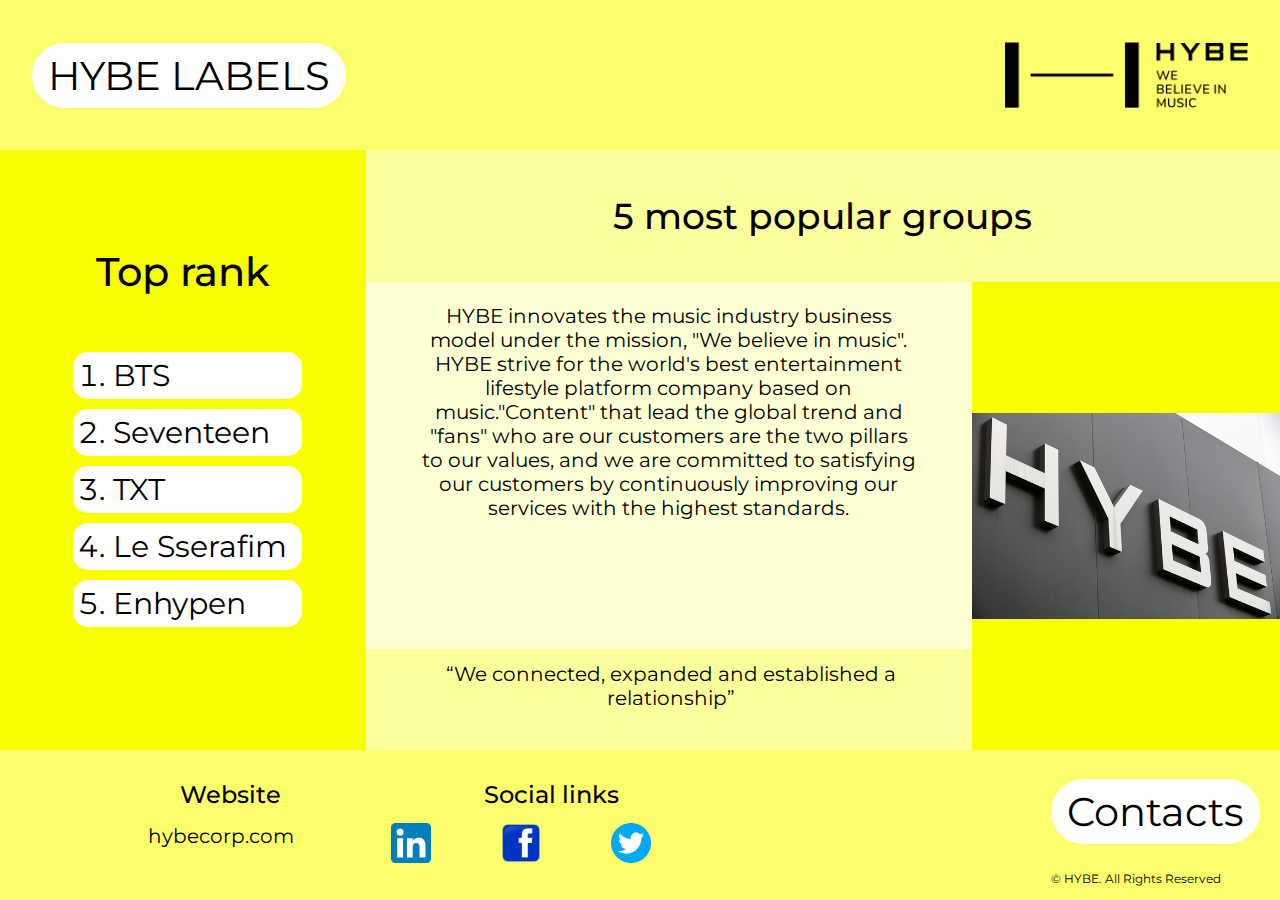
<file: LAB_1/index.html>
<!DOCTYPE html>
<html lang="en">
<head>
    <meta charset="UTF-8">
    <meta name="viewport" content="width=device-width, initial-scale=1.0">
    <link rel="stylesheet" href="styles.css" />

    <link rel="preconnect" href="https://fonts.googleapis.com">
    <link rel="preconnect" href="https://fonts.gstatic.com" crossorigin>
    <link href="https://fonts.googleapis.com/css2?family=Montserrat:wght@400;500&family=Poiret+One&display=swap" rel="stylesheet">

    <title>HYBE Groups</title>
</head>
<body>
    
    <header class="header">
        <a href="index.html"><h1 class="rect1">HYBE LABELS</h1></a>
        <img src="img/logo.png" alt="HYBE Labels" class="logo">
    </header>
     
    <main>
        <div class="border_left">
            <p class="top_text">Top rank</p>
            <ol>
                <a href="index1.html"><li class="wrapper">BTS</li></a>
                <a href="index2.html"><li class="wrapper">Seventeen</li></a>
                <a href="index3.html"><li class="wrapper">TXT</li></a>
                <a href="index4.html"><li class="wrapper">Le Sserafim</li></a>
                <a href="index5.html"><li class="wrapper">Enhypen</li></a>
            </ol>
        </div>
        
        <div class="wrapper3456">
            <div class="semi_header">
                <p class="semi_header_text">5 most popular groups</p>
            </div>
            <div class="wrapper456">
                <div class="wrapper46">
                    <div class="center">
                        <p class="main_body_text">HYBE innovates the music industry business 
                            model under the mission, "We believe in music". HYBE strive for 
                            the world's best entertainment lifestyle platform company 
                            based on music."Content" that lead the global trend and "fans" 
                            who are our customers are the two pillars to our values, and we 
                            are committed to satisfying our customers by continuously improving 
                            our services with the highest standards.</p>

                    </div>
                    <div class="under_footer">
                        <p class="quote">“We connected, expanded and established a relationship”</p>
                    </div>
                </div>
                <div class="border_right">
                    <map name="logo">
                        <area alt="groups" title="HYBE-groups" href="https://koreajoongangdaily.joins.com/data/photo/2023/08/08/6a9d1beb-7064-4462-895a-0a51d92051bb.jpg" coords="77,69,263,224" shape="rect">
                    </map>
                    <img src="img/hybe.jpg" alt="HYBE">
                </div>
            </div>
        </div>
    </main>

    <footer class="footer">
        <div class="footer_hrefs">
            <div class="website_container">
                <p class="acent1">Website</p>
                <a href="https://hybecorp.com/eng" class="website">hybecorp.com</a>
            </div>
            <div class="social_links_container">
                <p class="acent2">Social links</p>
                <div class="icons">
                    <a href="https://www.linkedin.com/company/big-hit-entertainment/"><img src="img/lk.png" alt="Linkedin" class="socials"></a>
                    <a href="https://www.facebook.com/HYBEOFFICIALfb/"><img src="img/fb.png" alt="Facebook" class="socials"></a>
                    <a href="https://twitter.com/hybeofficialtwt?lang=en"><img src="img/tw.png" alt="Twitter" class="socials"></a>
                </div>
            </div>
        </div>
        
        
        <div>
            <h1 class="rect2">Contacts</h1>
            <p class="rights">© HYBE. All Rights Reserved</p>
        </div>
    </footer>

</body>
</html>
</file>
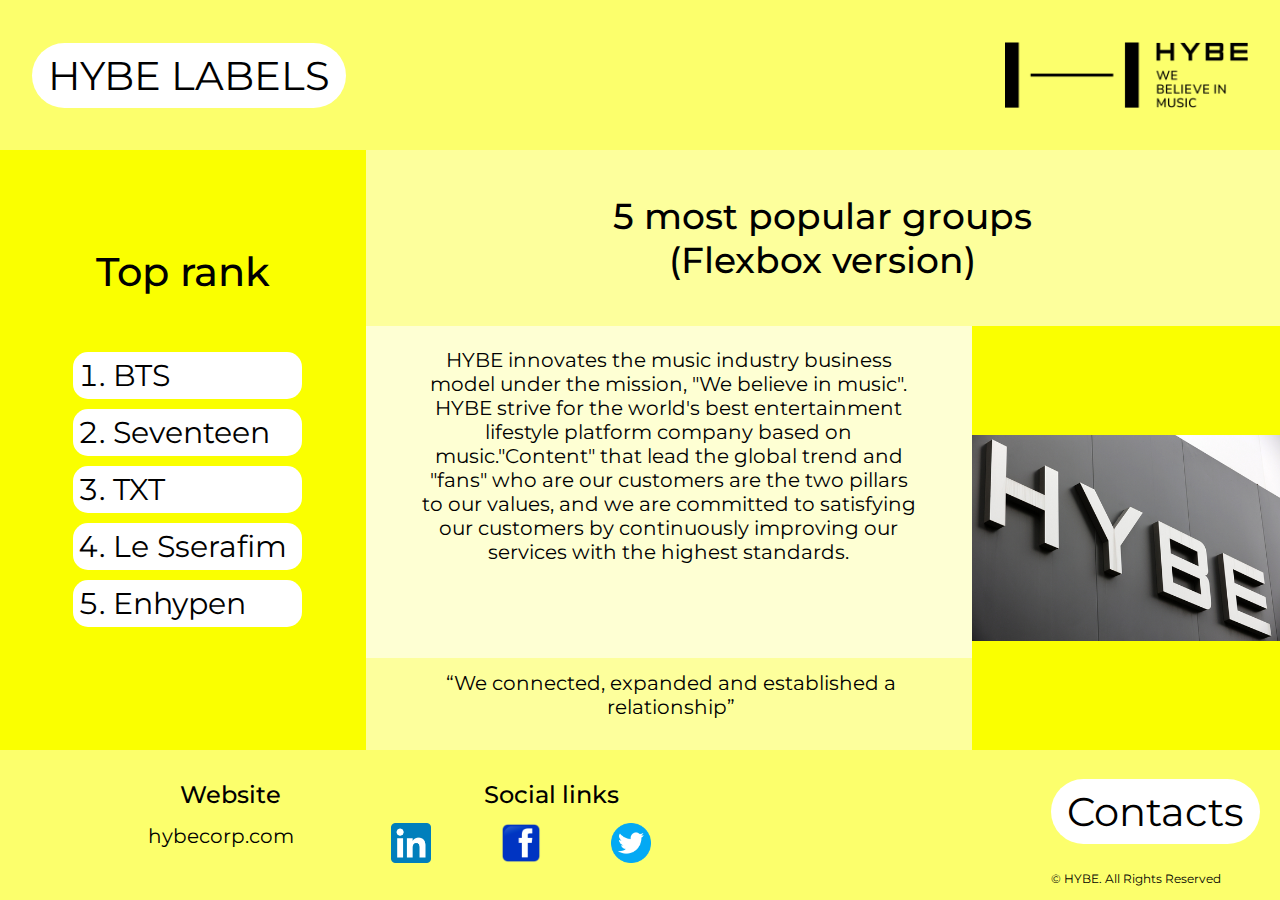
<file: LAB_2/index.html>
<!DOCTYPE html>
<html lang="en">
<head>
    <meta charset="UTF-8">
    <meta name="viewport" content="width=device-width, initial-scale=1.0">
    <link rel="stylesheet" href="styles.css" />

    <link rel="preconnect" href="https://fonts.googleapis.com">
    <link rel="preconnect" href="https://fonts.gstatic.com" crossorigin>
    <link href="https://fonts.googleapis.com/css2?family=Montserrat:wght@400;500&family=Poiret+One&display=swap" rel="stylesheet">

    <title>HYBE Groups</title>
</head>
<body>
    
    <header class="header">
        <a href="index.html"><h1 class="rect1">HYBE LABELS</h1></a>
        <img src="img/logo.png" alt="HYBE Labels" class="logo">
    </header>
     
    <main>
        <div class="border_left">
            <p class="top_text">Top rank</p>
            <ol>
                <a href="index1.html"><li class="wrapper">BTS</li></a>
                <a href="index2.html"><li class="wrapper">Seventeen</li></a>
                <a href="index3.html"><li class="wrapper">TXT</li></a>
                <a href="index3.html"><li class="wrapper">Le Sserafim</li></a>
                <a href="index3.html"><li class="wrapper">Enhypen</li></a>
            </ol>
        </div>
        
        <div class="wrapper3456">
            <div class="semi_header">
                <p class="semi_header_text">5 most popular groups <br> (Flexbox version)</p>
            </div>
            <div class="wrapper456">
                <div class="wrapper46">
                    <div class="center">
                        <p class="main_body_text">HYBE innovates the music industry business 
                            model under the mission, "We believe in music". HYBE strive for 
                            the world's best entertainment lifestyle platform company 
                            based on music."Content" that lead the global trend and "fans" 
                            who are our customers are the two pillars to our values, and we 
                            are committed to satisfying our customers by continuously improving 
                            our services with the highest standards.</p>

                    </div>
                    <div class="under_footer">
                        <p class="quote">“We connected, expanded and established a relationship”</p>
                    </div>
                </div>
                <div class="border_right">
                    <map name="logo">
                        <area shape="rect" alt="groups" href="https://maps.app.goo.gl/HCtwwuGvqTjsrDhW9" coords="600, 45, 750, 120" >
                    </map>
                    <img src="img/hybe.jpg" alt="HYBE">
                </div>
            </div>
        </div>
    </main>

    <footer class="footer">
        <div class="footer_hrefs">
            <div class="website_container">
                <p class="acent1">Website</p>
                <a href="https://hybecorp.com/eng" class="website">hybecorp.com</a>
            </div>
            <div class="social_links_container">
                <p class="acent2">Social links</p>
                <div class="icons">
                    <a href="https://www.linkedin.com/company/big-hit-entertainment/"><img src="img/lk.png" alt="Linkedin" class="socials"></a>
                    <a href="https://www.facebook.com/HYBEOFFICIALfb/"><img src="img/fb.png" alt="Facebook" class="socials"></a>
                    <a href="https://twitter.com/hybeofficialtwt?lang=en"><img src="img/tw.png" alt="Twitter" class="socials"></a>
                </div>
            </div>
        </div>
        
        
        <div>
            <h1 class="rect2">Contacts</h1>
            <p class="rights">© HYBE. All Rights Reserved</p>
        </div>
    </footer>

</body>
</html>
</file>
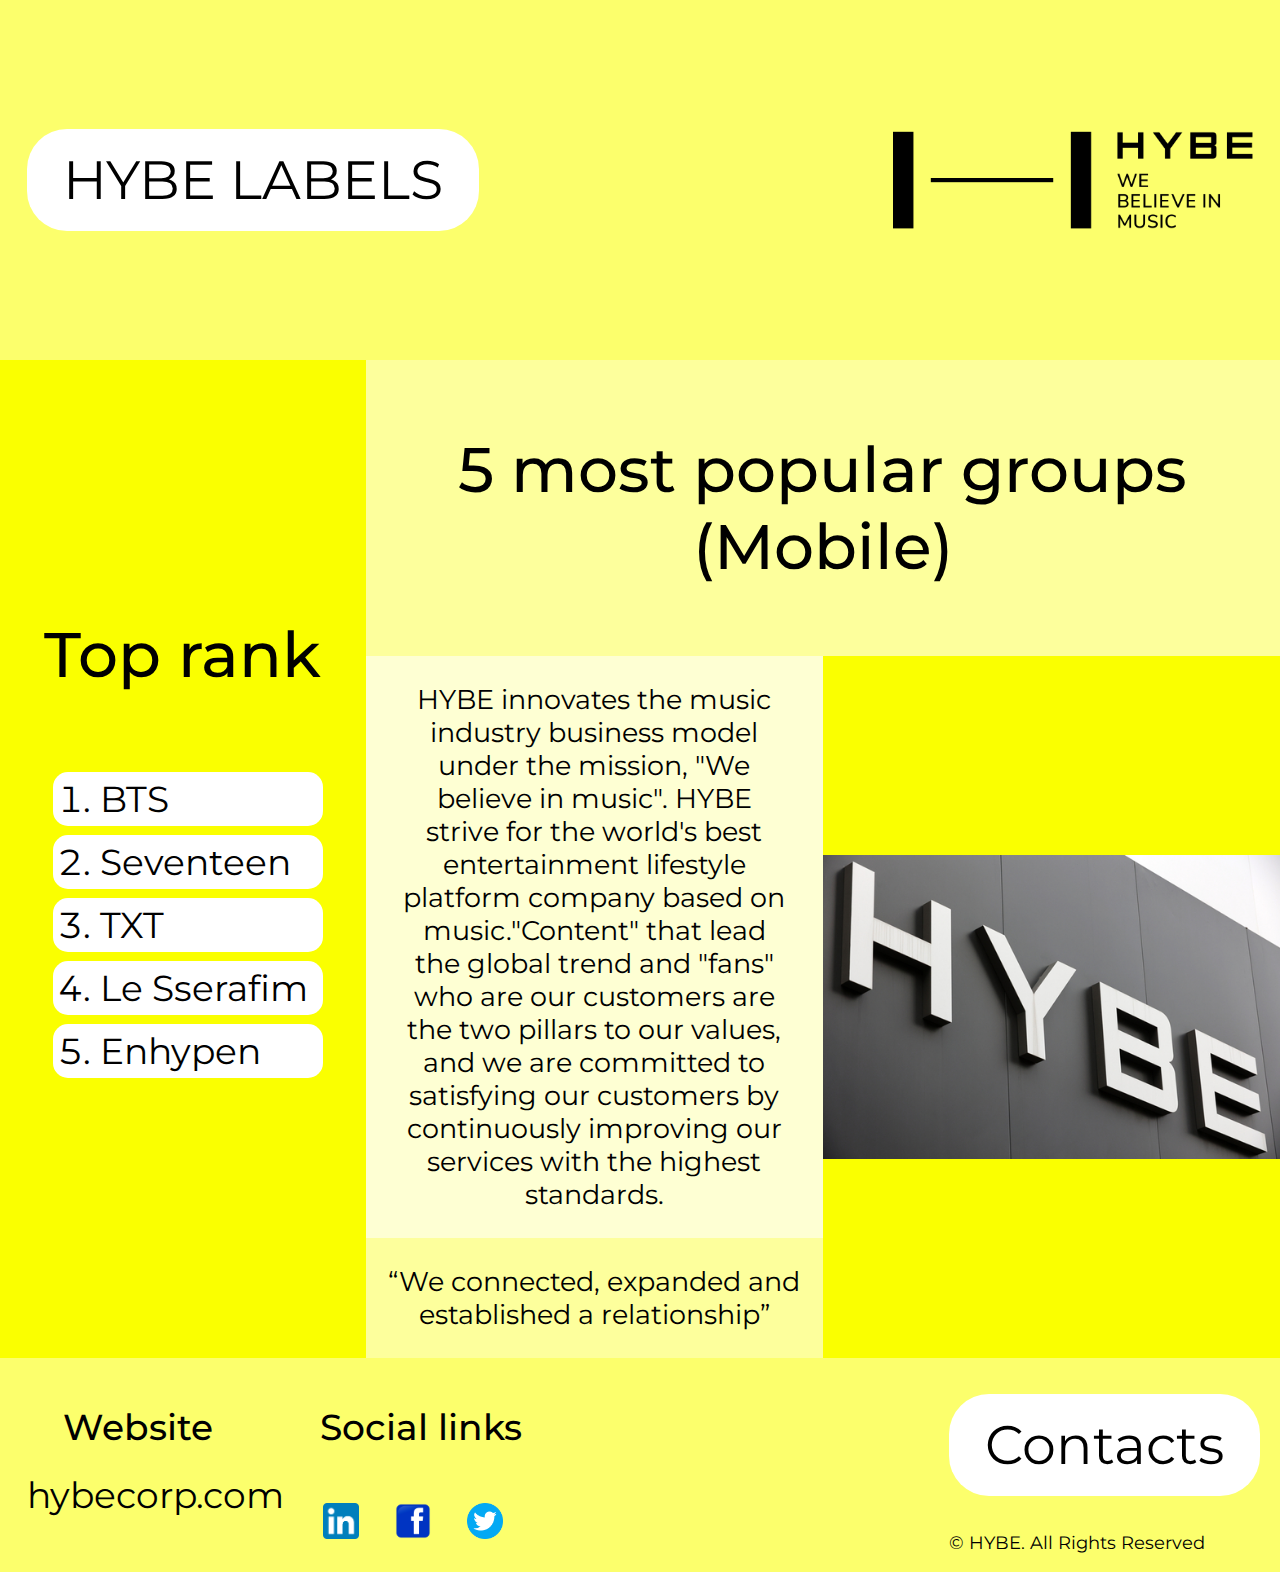
<file: LAB_3/index.html>
<!DOCTYPE html>
<html lang="en">
<head>
    <meta charset="UTF-8">
    <meta name="viewport" content="width=device-width, initial-scale=1.0">
    <link rel="stylesheet" href="styles.css" />

    <link rel="preconnect" href="https://fonts.googleapis.com">
    <link rel="preconnect" href="https://fonts.gstatic.com" crossorigin>
    <link href="https://fonts.googleapis.com/css2?family=Montserrat:wght@400;500&family=Poiret+One&display=swap" rel="stylesheet">

    <title>HYBE Groups</title>
</head>
<body>
    
    <header class="header">
        <a href="index.html"><h1 class="rect1">HYBE LABELS</h1></a>
        <img src="img/logo.png" alt="HYBE Labels" class="logo">
    </header>
     
    <main>
        <div class="border_left">
            <p class="top_text">Top rank</p>
            <ol>
                <a href="index2.html"><li class="wrapper">BTS</li></a>
                <a href="index2.html"><li class="wrapper">Seventeen</li></a>
                <a href="index2.html"><li class="wrapper">TXT</li></a>
                <a href="index2.html"><li class="wrapper">Le Sserafim</li></a>
                <a href="index2.html"><li class="wrapper">Enhypen</li></a>
            </ol>
        </div>
        
        <div class="wrapper3456">
            <div class="semi_header">
                <p class="semi_header_text">5 most popular groups <br> (Mobile)</p>
            </div>
            <div class="wrapper456">
                <div class="wrapper46">
                    <div class="center">
                        <p class="main_body_text">HYBE innovates the music industry business 
                            model under the mission, "We believe in music". HYBE strive for 
                            the world's best entertainment lifestyle platform company 
                            based on music."Content" that lead the global trend and "fans" 
                            who are our customers are the two pillars to our values, and we 
                            are committed to satisfying our customers by continuously improving 
                            our services with the highest standards.</p>

                    </div>
                    <div class="under_footer">
                        <p class="quote">“We connected, expanded and established a relationship”</p>
                    </div>
                </div>
                <div class="border_right">
                    <map name="logo">
                        <area alt="groups" title="HYBE-groups" href="https://koreajoongangdaily.joins.com/data/photo/2023/08/08/6a9d1beb-7064-4462-895a-0a51d92051bb.jpg" coords="77,69,263,224" shape="rect">
                    </map>
                    <img src="img/hybe.jpg" alt="HYBE">
                </div>
            </div>
        </div>
    </main>

    <footer class="footer">
        <div class="footer_hrefs">
            <div class="website_container">
                <p class="acent1">Website</p>
                <a href="https://hybecorp.com/eng" class="website">hybecorp.com</a>
            </div>
            <div class="social_links_container">
                <p class="acent2">Social links</p>
                <div class="icons">
                    <a href="https://www.linkedin.com/company/big-hit-entertainment/"><img src="img/lk.png" alt="Linkedin" class="socials"></a>
                    <a href="https://www.facebook.com/HYBEOFFICIALfb/"><img src="img/fb.png" alt="Facebook" class="socials"></a>
                    <a href="https://twitter.com/hybeofficialtwt?lang=en"><img src="img/tw.png" alt="Twitter" class="socials"></a>
                </div>
            </div>
        </div>
        
        
        <div>
            <h1 class="rect2">Contacts</h1>
            <p class="rights">© HYBE. All Rights Reserved</p>
        </div>
    </footer>

</body>
</html>
</file>
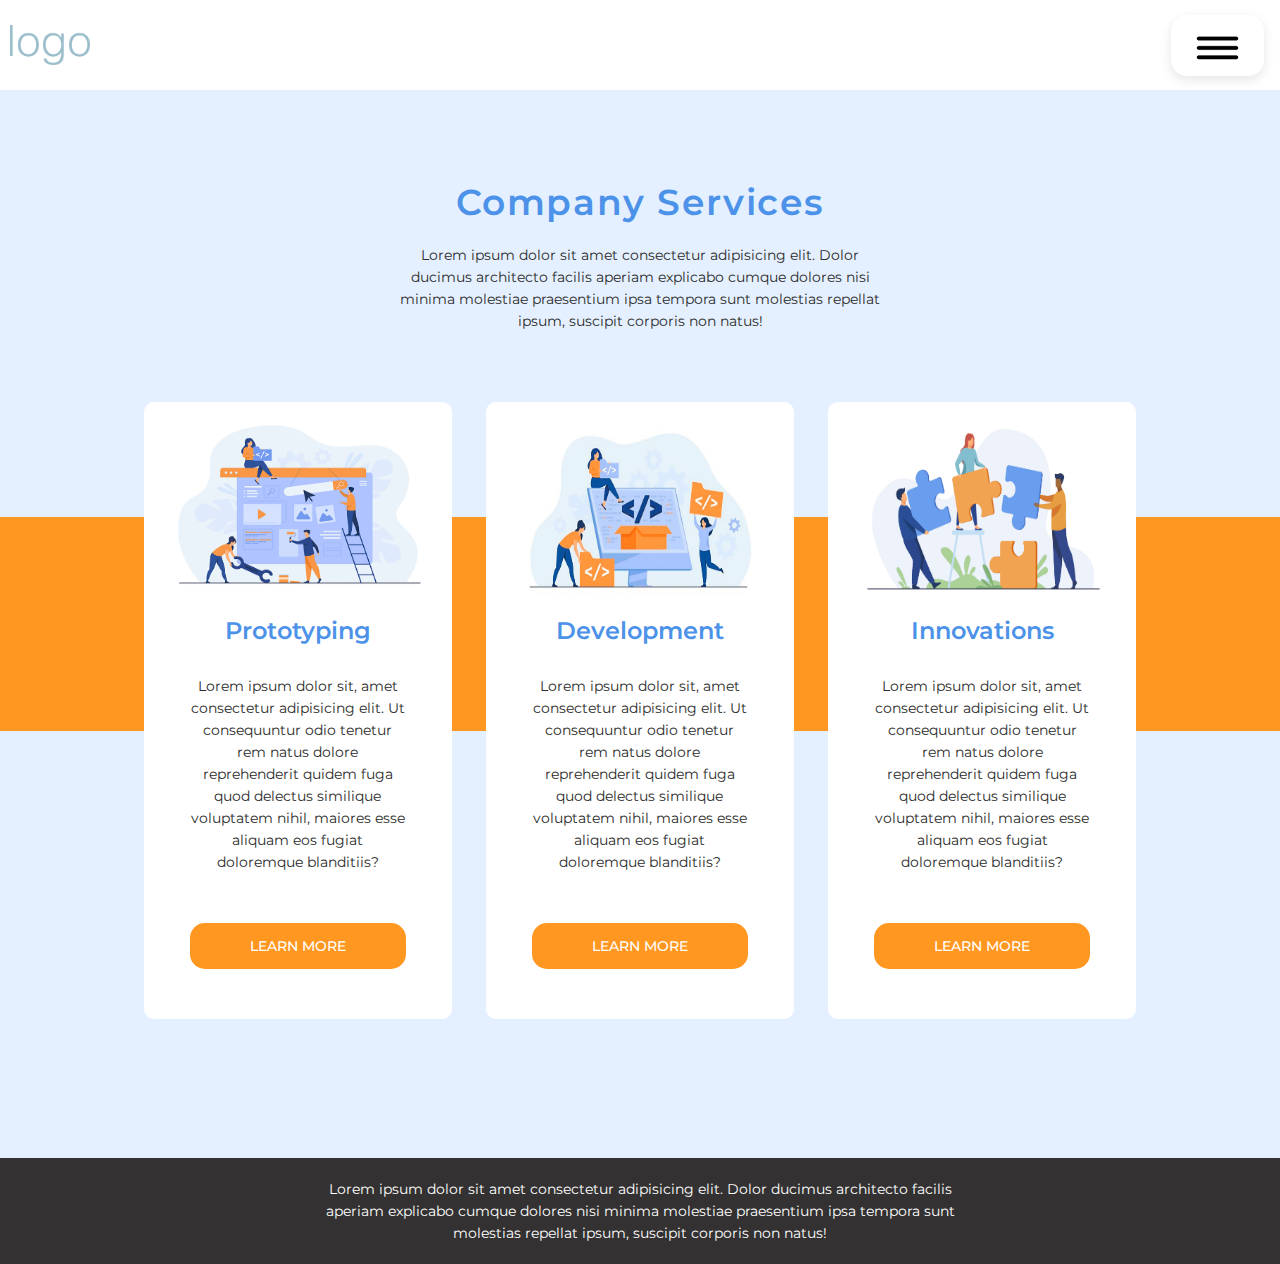
<file: LAB_4/index.html>
<!DOCTYPE html>
<html lang="en">
<head>
    <meta charset="UTF-8">
    <meta name="viewport" content="width=device-width, initial-scale=1.0">
    <title>Services</title>

    <link rel="preconnect" href="https://fonts.googleapis.com">
    <link rel="preconnect" href="https://fonts.gstatic.com" crossorigin>
    <link href="https://fonts.googleapis.com/css2?family=Montserrat:wght@400;500&family=Poiret+One&display=swap" rel="stylesheet">

    <link rel="stylesheet" href="styles.css">
</head>
<body>
    <section class="header">
        <img src="img/logo.png" width="80vh" height="40vh" class="logo" >
        <nav class="navbar">
            <div class="nav-links services">
                <a href="#"><img src="img/navigation-bar.png" width="100%" height="100%"></a>
                <ul class="drop-down">
                    <li>Home</li>
                    <li>Services</li>
                    <li>About</li>
                    <li>Contact</li>
                </ul>
            </div>
        </nav>
    </section>

    <section class="main">
        <div class="container">
            <h1>Company Services</h1>
            <p class="main-text">Lorem ipsum dolor sit amet consectetur adipisicing elit. Dolor 
                ducimus architecto facilis aperiam explicabo cumque dolores nisi 
                minima molestiae praesentium ipsa tempora sunt molestias repellat 
                ipsum, suscipit corporis non natus!</p>

            <div class="row">
                <div class="services-col">
                    <img src="img/prototyping.png" width="250vh" height="180vh">
                    <h3>Prototyping</h3>
                    <p>Lorem ipsum dolor sit, amet consectetur adipisicing elit.
                        Ut consequuntur odio tenetur rem natus dolore reprehenderit 
                        quidem fuga quod delectus similique voluptatem nihil, maiores 
                        esse aliquam eos fugiat doloremque blanditiis?</p>
                    <button class="btn">Learn more</button>
                </div>
                <div class="services-col">
                    <img src="img/developing.jpg" width="250vh" height="180vh">
                    <h3>Development</h3>
                    <p>Lorem ipsum dolor sit, amet consectetur adipisicing elit.
                        Ut consequuntur odio tenetur rem natus dolore reprehenderit 
                        quidem fuga quod delectus similique voluptatem nihil, maiores 
                        esse aliquam eos fugiat doloremque blanditiis?</p>
                    <button class="btn">Learn more</button>
                </div>
                <div class="services-col">
                    <img src="img/innovations.jpg" width="250vh" height="180vh">
                    <h3>Innovations</h3>
                    <p>Lorem ipsum dolor sit, amet consectetur adipisicing elit.
                        Ut consequuntur odio tenetur rem natus dolore reprehenderit 
                        quidem fuga quod delectus similique voluptatem nihil, maiores 
                        esse aliquam eos fugiat doloremque blanditiis?</p>
                        <button class="btn">Learn more</button>
                </div>
            </div>
        </div>
    </section>

    <section class="footer">
        <p>Lorem ipsum dolor sit amet consectetur adipisicing elit. Dolor 
            ducimus architecto facilis aperiam explicabo cumque dolores nisi 
            minima molestiae praesentium ipsa tempora sunt molestias repellat 
            ipsum, suscipit corporis non natus!</p>
    </section>
</body>
</html>
</file>
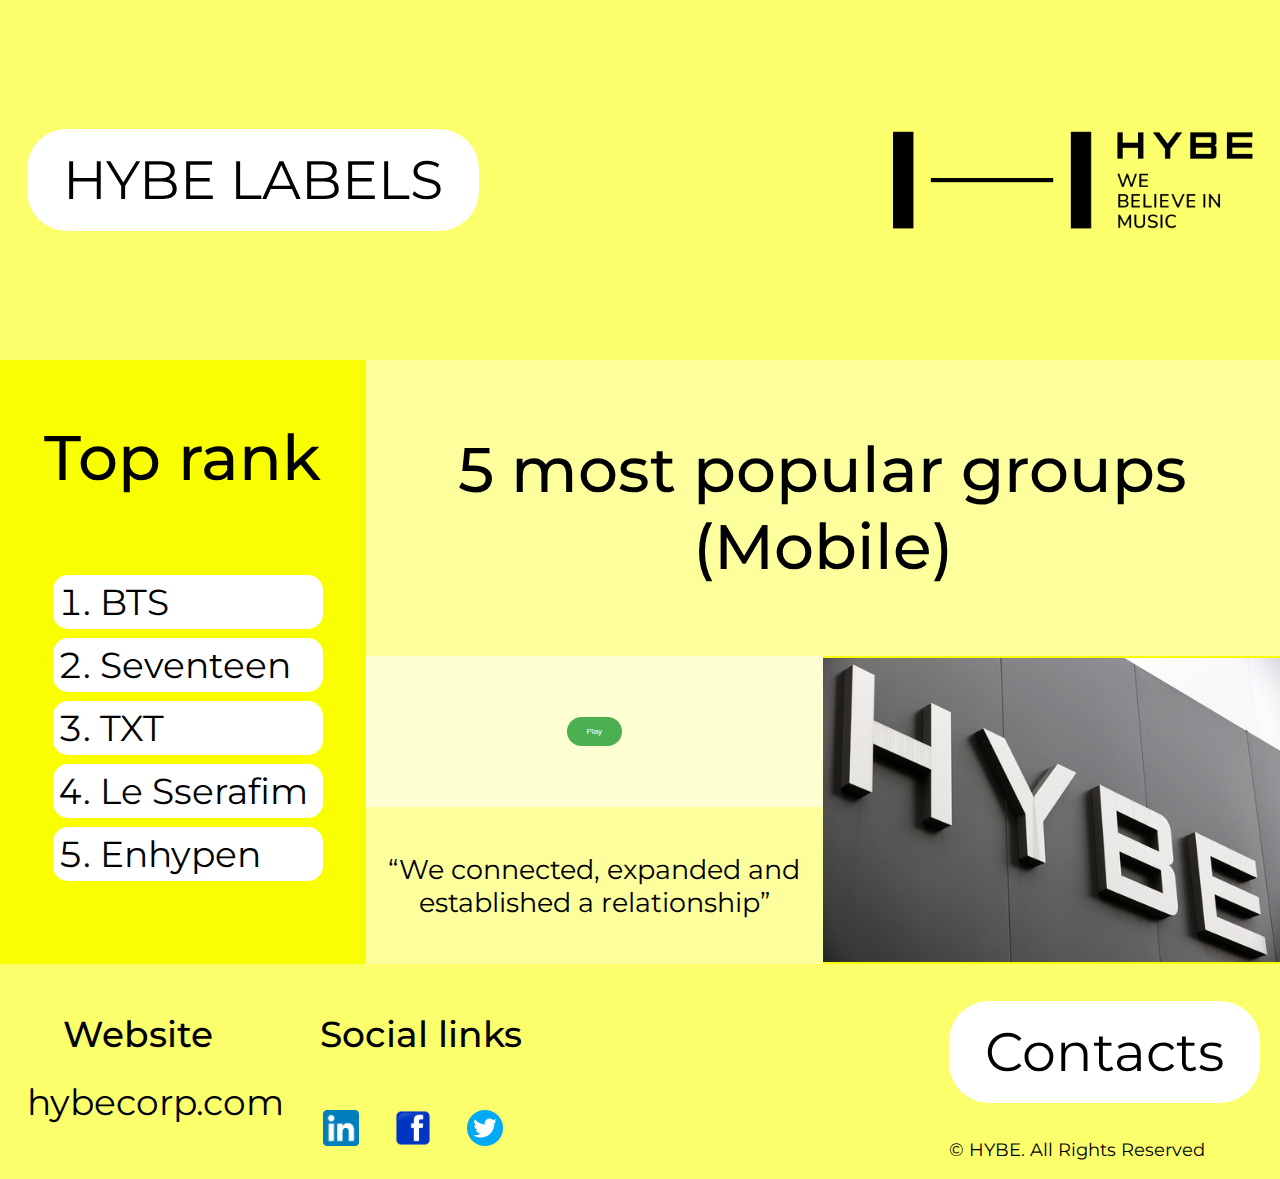
<file: LAB_7/index.html>
<!DOCTYPE html>
<html lang="en">
<head>
    <meta charset="UTF-8">
    <meta name="viewport" content="width=device-width, initial-scale=1.0">
    <link rel="stylesheet" href="styles.css" />
    <script src="js.js"></script>

    <link rel="preconnect" href="https://fonts.googleapis.com">
    <link rel="preconnect" href="https://fonts.gstatic.com" crossorigin>
    <link href="https://fonts.googleapis.com/css2?family=Montserrat:wght@400;500&family=Poiret+One&display=swap" rel="stylesheet">

    <title>HYBE Groups</title>
</head>
<body>
    
    <header class="header">
        <a href="index.html"><h1 class="rect1">HYBE LABELS</h1></a>
        <img src="img/logo.png" alt="HYBE Labels" class="logo">
    </header>
    
    <main>
        <div class="border_left">
            <p class="top_text">Top rank</p>
            <ol>
                <a href="index2.html"><li class="wrapper">BTS</li></a>
                <a href="index2.html"><li class="wrapper">Seventeen</li></a>
                <a href="index2.html"><li class="wrapper">TXT</li></a>
                <a href="index2.html"><li class="wrapper">Le Sserafim</li></a>
                <a href="index2.html"><li class="wrapper">Enhypen</li></a>
            </ol>
        </div>
        
        <div class="wrapper3456">
            <div class="semi_header">
                <p class="semi_header_text">5 most popular groups <br> (Mobile)</p>
            </div>
            <div class="wrapper456">
                <div class="wrapper46">
                    <div class="center">
                        <button id="playButton">Play</button>
                        <div class="work" id="workArea" style="display: none;">
                            <button id="startButton">Start</button>
                            <button id="stopButton">Stop</button>
                            <button id="reloadButton">Reload</button>
                            <div class="anim" id="animatedBlock">
                                <canvas id="animationCanvas"></canvas>
                            </div>
                            <div id="statusMessage"></div>
                        </div>
                        
                    </div>
                    
                    
                    <div class="under_footer">
                        <p class="quote">“We connected, expanded and established a relationship”</p>
                    </div>
                </div>
                <div class="border_right">
                    <map name="logo">
                        <area alt="groups" title="HYBE-groups" href="https://koreajoongangdaily.joins.com/data/photo/2023/08/08/6a9d1beb-7064-4462-895a-0a51d92051bb.jpg" coords="77,69,263,224" shape="rect">
                    </map>
                    <img src="img/hybe.jpg" alt="HYBE">
                </div>
            </div>
        </div>
    </main>

    <footer class="footer">
        <div class="footer_hrefs">
            <div class="website_container">
                <p class="acent1">Website</p>
                <a href="https://hybecorp.com/eng" class="website">hybecorp.com</a>
            </div>
            <div class="social_links_container">
                <p class="acent2">Social links</p>
                <div class="icons">
                    <a href="https://www.linkedin.com/company/big-hit-entertainment/"><img src="img/lk.png" alt="Linkedin" class="socials"></a>
                    <a href="https://www.facebook.com/HYBEOFFICIALfb/"><img src="img/fb.png" alt="Facebook" class="socials"></a>
                    <a href="https://twitter.com/hybeofficialtwt?lang=en"><img src="img/tw.png" alt="Twitter" class="socials"></a>
                </div>
            </div>
        </div>
        
        
        <div>
            <h1 class="rect2">Contacts</h1>
            <p class="rights">© HYBE. All Rights Reserved</p>
        </div>
    </footer>
</file>
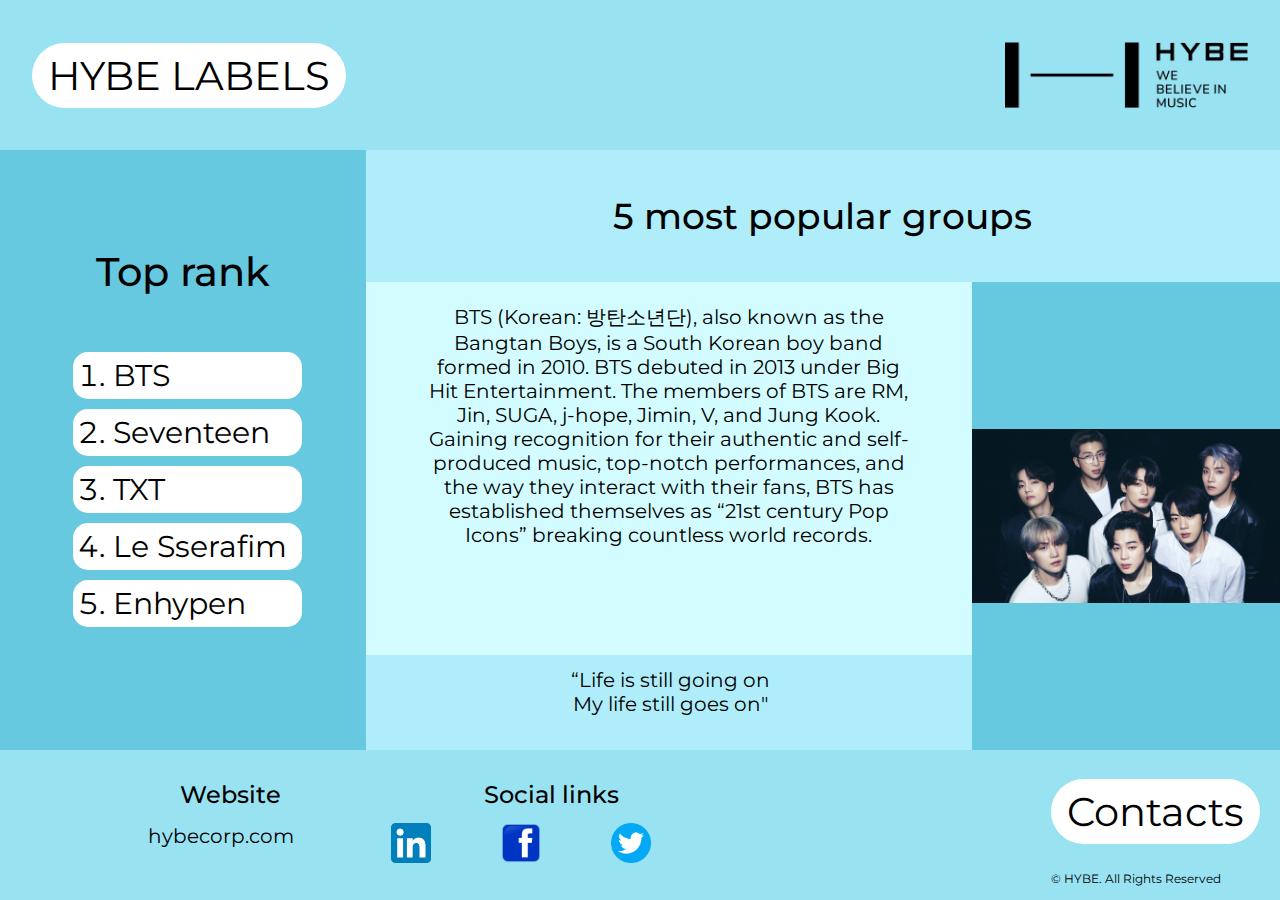
<file: LAB_1/index1.html>
<!DOCTYPE html>
<html lang="en">
<head>
    <meta charset="UTF-8">
    <meta name="viewport" content="width=device-width, initial-scale=1.0">
    <link rel="stylesheet" href="styles1.css" />

    <link rel="preconnect" href="https://fonts.googleapis.com">
    <link rel="preconnect" href="https://fonts.gstatic.com" crossorigin>
    <link href="https://fonts.googleapis.com/css2?family=Montserrat:wght@400;500&family=Poiret+One&display=swap" rel="stylesheet">

    <title>HYBE Groups</title>
</head>
<body>
    
    <header class="header">
        <a href="index.html"><h1 class="rect1">HYBE LABELS</h1></a>
        <img src="img/logo.png" alt="HYBE Labels" class="logo">
    </header>
     
    <main>
        <div class="border_left">
            <p class="top_text">Top rank</p>
            <ol>
                <a href="index1.html"><li class="wrapper">BTS</li></a>
                <a href="index2.html"><li class="wrapper">Seventeen</li></a>
                <a href="index3.html"><li class="wrapper">TXT</li></a>
                <a href="index4.html"><li class="wrapper">Le Sserafim</li></a>
                <a href="index5.html"><li class="wrapper">Enhypen</li></a>
            </ol>
        </div>
        
        <div class="wrapper3456">
            <div class="semi_header">
                <p class="semi_header_text">5 most popular groups</p>
            </div>
            <div class="wrapper456">
                <div class="wrapper46">
                    <div class="center">
                        <p class="main_body_text">BTS (Korean: 방탄소년단), also known as the Bangtan Boys, 
                            is a South Korean boy band formed in 2010. BTS debuted in 2013 under Big Hit Entertainment. 
                            The members of BTS are RM, Jin, SUGA, j-hope, Jimin,
                             V, and Jung Kook. Gaining recognition for their 
                             authentic and self-produced music, top-notch 
                             performances, and the way they interact with their 
                             fans, BTS has established themselves as “21st century 
                             Pop Icons” breaking countless world records. </p>

                    </div>
                    <div class="under_footer">
                        <p class="quote">“Life is still going on<br>  My life still goes on"</p>
                    </div>
                </div>
                <div class="border_right">
                    <map name="logo">
                        <area alt="groups" title="HYBE-groups" href="https://assets.teenvogue.com/photos/5f340b70d120ffde6de633c8/4:3/w_1876,h_1407,c_limit/Dynamite_GroupPoster-A_FIN_0812.jpg" coords="77,69,263,224" shape="rect">
                    </map>
                    <img src="img/bts.jpg" alt="HYBE">
                </div>
            </div>
        </div>
    </main>

    <footer class="footer">
        <div class="footer_hrefs">
            <div class="website_container">
                <p class="acent1">Website</p>
                <a href="https://hybecorp.com/eng" class="website">hybecorp.com</a>
            </div>
            <div class="social_links_container">
                <p class="acent2">Social links</p>
                <div class="icons">
                    <a href="https://www.linkedin.com/company/big-hit-entertainment/"><img src="img/lk.png" alt="Linkedin" class="socials"></a>
                    <a href="https://www.facebook.com/HYBEOFFICIALfb/"><img src="img/fb.png" alt="Facebook" class="socials"></a>
                    <a href="https://twitter.com/hybeofficialtwt?lang=en"><img src="img/tw.png" alt="Twitter" class="socials"></a>
                </div>
            </div>
        </div>
        
        
        <div>
            <h1 class="rect2">Contacts</h1>
            <p class="rights">© HYBE. All Rights Reserved</p>
        </div>
    </footer>

</body>
</html>
</file>
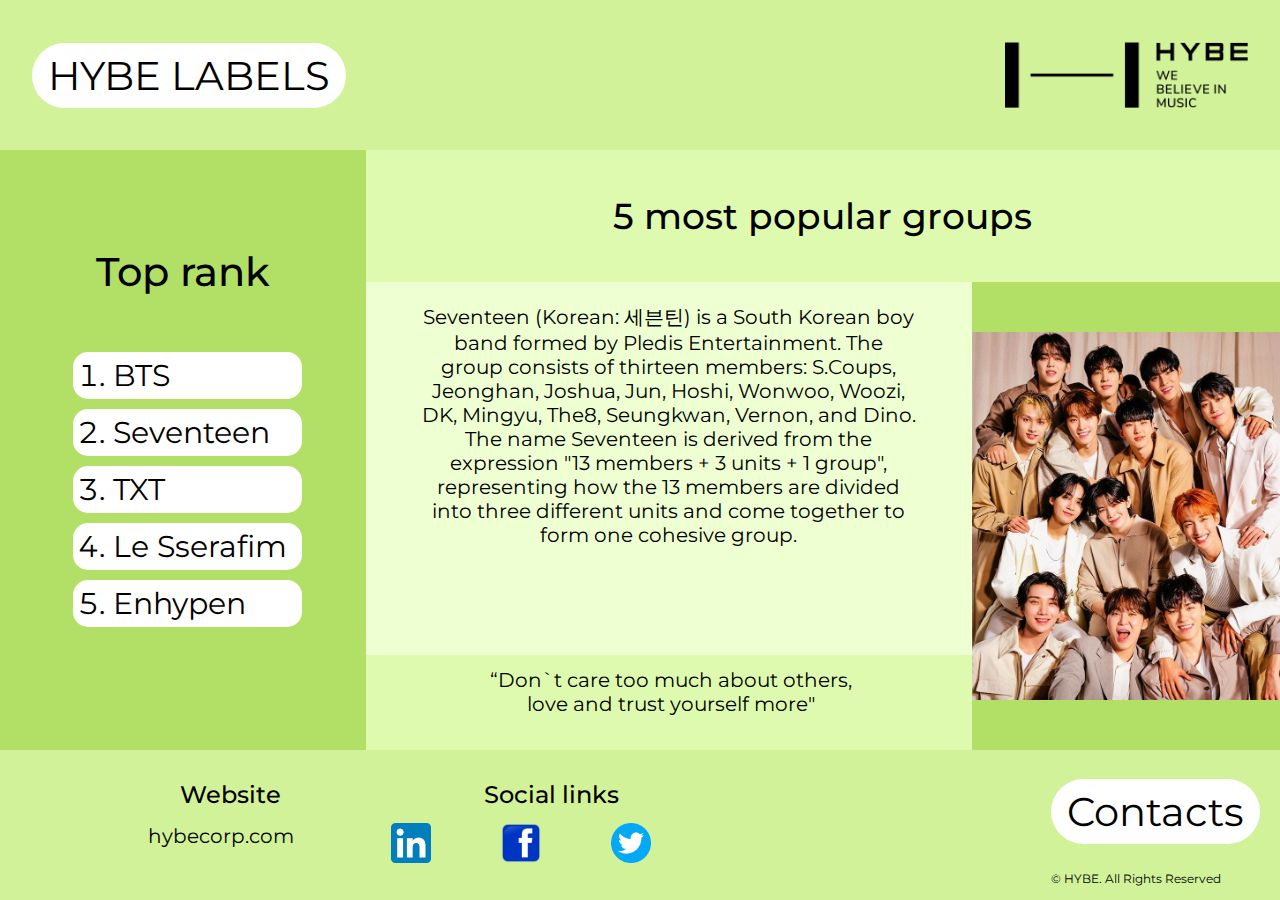
<file: LAB_1/index2.html>
<!DOCTYPE html>
<html lang="en">
<head>
    <meta charset="UTF-8">
    <meta name="viewport" content="width=device-width, initial-scale=1.0">
    <link rel="stylesheet" href="styles2.css" />

    <link rel="preconnect" href="https://fonts.googleapis.com">
    <link rel="preconnect" href="https://fonts.gstatic.com" crossorigin>
    <link href="https://fonts.googleapis.com/css2?family=Montserrat:wght@400;500&family=Poiret+One&display=swap" rel="stylesheet">

    <title>HYBE Groups</title>
</head>
<body>
    
    <header class="header">
        <a href="index.html"><h1 class="rect1">HYBE LABELS</h1></a>
        <img src="img/logo.png" alt="HYBE Labels" class="logo">
    </header>
     
    <main>
        <div class="border_left">
            <p class="top_text">Top rank</p>
            <ol>
                <a href="index1.html"><li class="wrapper">BTS</li></a>
                <a href="index2.html"><li class="wrapper">Seventeen</li></a>
                <a href="index3.html"><li class="wrapper">TXT</li></a>
                <a href="index4.html"><li class="wrapper">Le Sserafim</li></a>
                <a href="index5.html"><li class="wrapper">Enhypen</li></a>
            </ol>
        </div>
        
        <div class="wrapper3456">
            <div class="semi_header">
                <p class="semi_header_text">5 most popular groups</p>
            </div>
            <div class="wrapper456">
                <div class="wrapper46">
                    <div class="center">
                        <p class="main_body_text">Seventeen (Korean: 세븐틴) is 
                            a South Korean boy band formed by Pledis Entertainment.
                             The group consists of thirteen members: S.Coups, 
                             Jeonghan, Joshua, Jun, Hoshi, Wonwoo, Woozi, 
                            DK, Mingyu, The8, Seungkwan, Vernon, and Dino.
                             The name Seventeen is derived from the expression 
                             "13 members + 3 units + 1 group", representing how
                              the 13 members are divided into three different units and come 
                            together to form one cohesive group.</p>

                    </div>
                    <div class="under_footer">
                        <p class="quote">“Don`t care too much about others,<br>love and trust yourself more"</p>
                    </div>
                </div>
                <div class="border_right">
                    <map name="logo">
                        <area alt="groups" title="HYBE-groups" href="https://koreajoongangdaily.joins.com/data/photo/2023/08/08/6a9d1beb-7064-4462-895a-0a51d92051bb.jpg" coords="77,69,263,224" shape="rect">
                    </map>
                    <img src="img/Seventeen.jpg" alt="HYBE">
                </div>
            </div>
        </div>
    </main>

    <footer class="footer">
        <div class="footer_hrefs">
            <div class="website_container">
                <p class="acent1">Website</p>
                <a href="https://hybecorp.com/eng" class="website">hybecorp.com</a>
            </div>
            <div class="social_links_container">
                <p class="acent2">Social links</p>
                <div class="icons">
                    <a href="https://www.linkedin.com/company/big-hit-entertainment/"><img src="img/lk.png" alt="Linkedin" class="socials"></a>
                    <a href="https://www.facebook.com/HYBEOFFICIALfb/"><img src="img/fb.png" alt="Facebook" class="socials"></a>
                    <a href="https://twitter.com/hybeofficialtwt?lang=en"><img src="img/tw.png" alt="Twitter" class="socials"></a>
                </div>
            </div>
        </div>
        
        
        <div>
            <h1 class="rect2">Contacts</h1>
            <p class="rights">© HYBE. All Rights Reserved</p>
        </div>
    </footer>

</body>
</html>
</file>
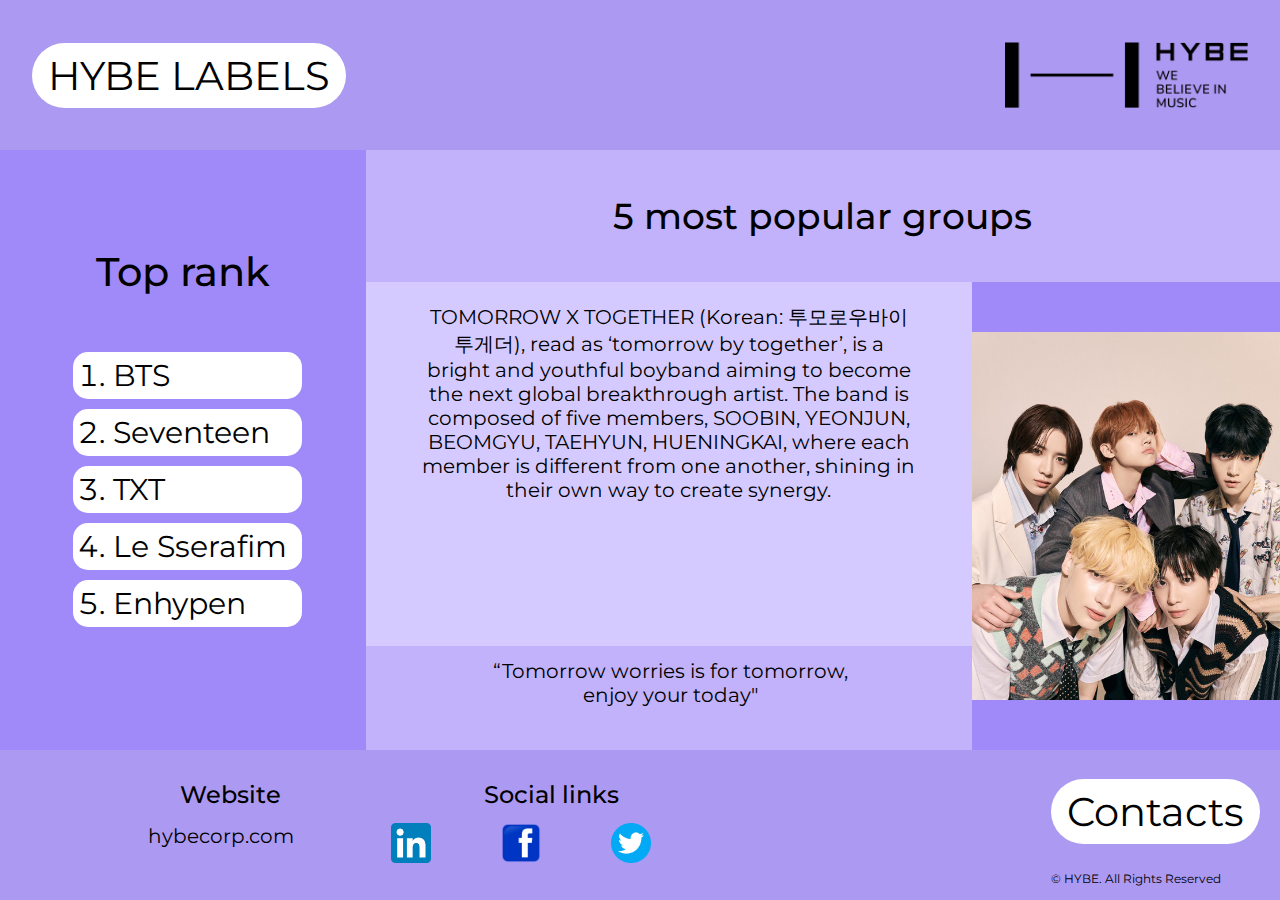
<file: LAB_1/index3.html>
<!DOCTYPE html>
<html lang="en">
<head>
    <meta charset="UTF-8">
    <meta name="viewport" content="width=device-width, initial-scale=1.0">
    <link rel="stylesheet" href="styles3.css" />

    <link rel="preconnect" href="https://fonts.googleapis.com">
    <link rel="preconnect" href="https://fonts.gstatic.com" crossorigin>
    <link href="https://fonts.googleapis.com/css2?family=Montserrat:wght@400;500&family=Poiret+One&display=swap" rel="stylesheet">

    <title>HYBE Groups</title>
</head>
<body>
    
    <header class="header">
        <a href="index.html"><h1 class="rect1">HYBE LABELS</h1></a>
        <img src="img/logo.png" alt="HYBE Labels" class="logo">
    </header>
     
    <main>
        <div class="border_left">
            <p class="top_text">Top rank</p>
            <ol>
                <a href="index1.html"><li class="wrapper">BTS</li></a>
                <a href="index2.html"><li class="wrapper">Seventeen</li></a>
                <a href="index3.html"><li class="wrapper">TXT</li></a>
                <a href="index4.html"><li class="wrapper">Le Sserafim</li></a>
                <a href="index5.html"><li class="wrapper">Enhypen</li></a>
            </ol>
        </div>
        
        <div class="wrapper3456">
            <div class="semi_header">
                <p class="semi_header_text">5 most popular groups</p>
            </div>
            <div class="wrapper456">
                <div class="wrapper46">
                    <div class="center">
                        <p class="main_body_text">	TOMORROW X TOGETHER (Korean: 투모로우바이투게더), 
                            read as ‘tomorrow by together’, is a bright 
                            and youthful boyband aiming to become the next 
                            global breakthrough artist. 
                            The band is composed of five members, SOOBIN, 
                            YEONJUN, BEOMGYU, TAEHYUN, HUENINGKAI, where each 
                            member is different from one another, shining in 
                            their own way to create synergy.</p>

                    </div>
                    <div class="under_footer">
                        <p class="quote">“Tomorrow worries is for tomorrow,<br>enjoy your today"</p>
                    </div>
                </div>
                <div class="border_right">
                    <map name="logo">
                        <area alt="groups" title="HYBE-groups" href="https://koreajoongangdaily.joins.com/data/photo/2023/08/08/6a9d1beb-7064-4462-895a-0a51d92051bb.jpg" coords="77,69,263,224" shape="rect">
                    </map>
                    <img src="img/txt.jpg" alt="HYBE">
                </div>
            </div>
        </div>
    </main>

    <footer class="footer">
        <div class="footer_hrefs">
            <div class="website_container">
                <p class="acent1">Website</p>
                <a href="https://hybecorp.com/eng" class="website">hybecorp.com</a>
            </div>
            <div class="social_links_container">
                <p class="acent2">Social links</p>
                <div class="icons">
                    <a href="https://www.linkedin.com/company/big-hit-entertainment/"><img src="img/lk.png" alt="Linkedin" class="socials"></a>
                    <a href="https://www.facebook.com/HYBEOFFICIALfb/"><img src="img/fb.png" alt="Facebook" class="socials"></a>
                    <a href="https://twitter.com/hybeofficialtwt?lang=en"><img src="img/tw.png" alt="Twitter" class="socials"></a>
                </div>
            </div>
        </div>
        
        
        <div>
            <h1 class="rect2">Contacts</h1>
            <p class="rights">© HYBE. All Rights Reserved</p>
        </div>
    </footer>

</body>
</html>
</file>
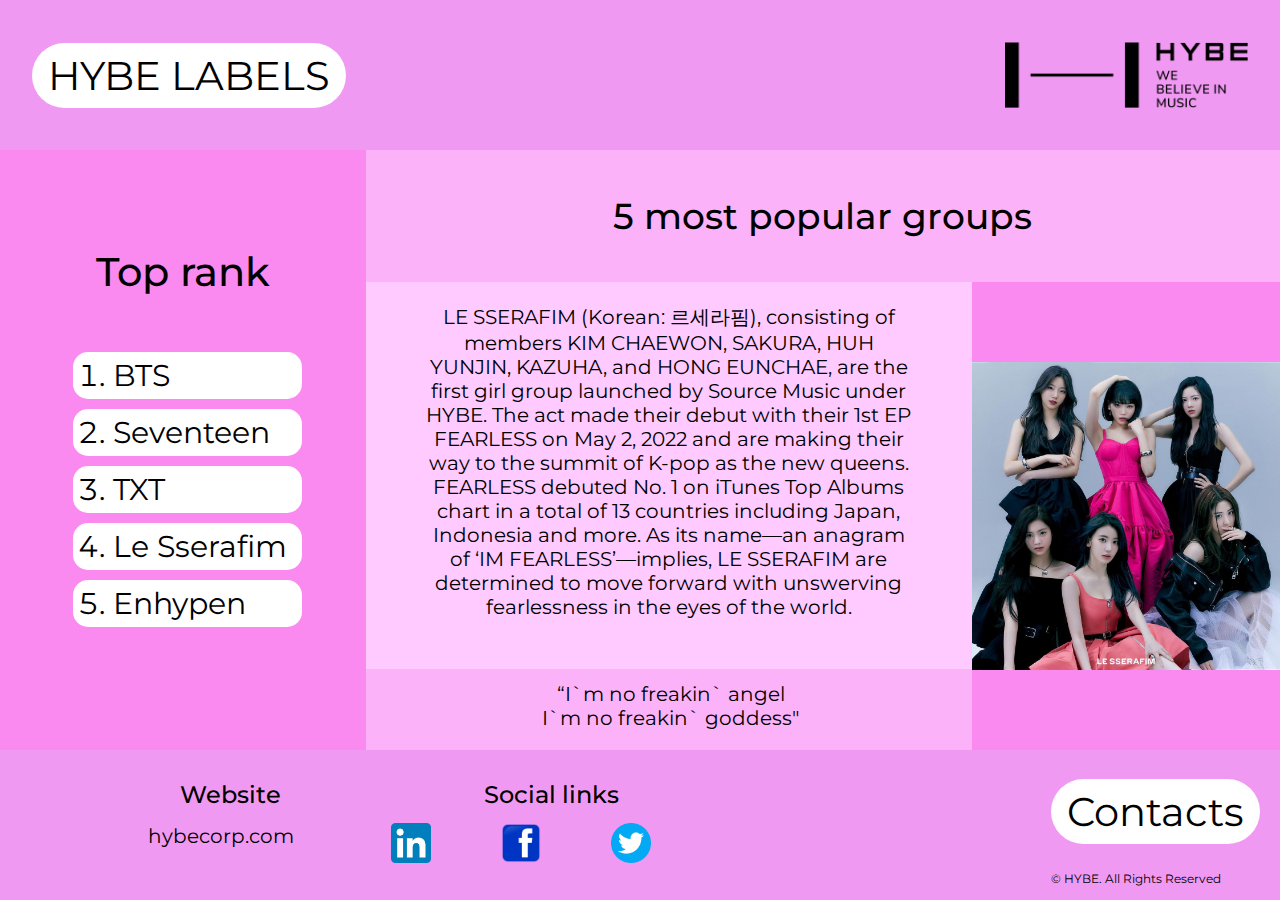
<file: LAB_1/index4.html>
<!DOCTYPE html>
<html lang="en">
<head>
    <meta charset="UTF-8">
    <meta name="viewport" content="width=device-width, initial-scale=1.0">
    <link rel="stylesheet" href="styles4.css" />

    <link rel="preconnect" href="https://fonts.googleapis.com">
    <link rel="preconnect" href="https://fonts.gstatic.com" crossorigin>
    <link href="https://fonts.googleapis.com/css2?family=Montserrat:wght@400;500&family=Poiret+One&display=swap" rel="stylesheet">

    <title>HYBE Groups</title>
</head>
<body>
    
    <header class="header">
        <a href="index.html"><h1 class="rect1">HYBE LABELS</h1></a>
        <img src="img/logo.png" alt="HYBE Labels" class="logo">
    </header>
     
    <main>
        <div class="border_left">
            <p class="top_text">Top rank</p>
            <ol>
                <a href="index1.html"><li class="wrapper">BTS</li></a>
                <a href="index2.html"><li class="wrapper">Seventeen</li></a>
                <a href="index3.html"><li class="wrapper">TXT</li></a>
                <a href="index4.html"><li class="wrapper">Le Sserafim</li></a>
                <a href="index5.html"><li class="wrapper">Enhypen</li></a>
            </ol>
        </div>
        
        <div class="wrapper3456">
            <div class="semi_header">
                <p class="semi_header_text">5 most popular groups</p>
            </div>
            <div class="wrapper456">
                <div class="wrapper46">
                    <div class="center">
                        <p class="main_body_text">LE SSERAFIM (Korean: 르세라핌), consisting 
                            of members KIM CHAEWON, SAKURA, HUH YUNJIN, KAZUHA, 
                            and HONG EUNCHAE, are the first girl group launched 
                            by Source Music under HYBE. The act made their debut 
                            with their 1st EP FEARLESS on May 2, 2022 and are 
                            making their way to the summit of K-pop as the new 
                            queens. FEARLESS debuted No. 1 on iTunes Top Albums 
                            chart in a total of 13 countries including Japan, 
                            Indonesia and more. As its name—an anagram of ‘IM 
                            FEARLESS’—implies, LE SSERAFIM are determined to move 
                            forward with unswerving fearlessness in the eyes of the world. </p>

                    </div>
                    <div class="under_footer">
                        <p class="quote">“I`m no freakin` angel<br>I`m no freakin` goddess"</p>
                    </div>
                </div>
                <div class="border_right">
                    <map name="logo">
                        <area alt="groups" title="HYBE-groups" href="https://koreajoongangdaily.joins.com/data/photo/2023/08/08/6a9d1beb-7064-4462-895a-0a51d92051bb.jpg" coords="77,69,263,224" shape="rect">
                    </map>
                    <img src="img/ls.jpg" alt="HYBE">
                </div>
            </div>
        </div>
    </main>

    <footer class="footer">
        <div class="footer_hrefs">
            <div class="website_container">
                <p class="acent1">Website</p>
                <a href="https://hybecorp.com/eng" class="website">hybecorp.com</a>
            </div>
            <div class="social_links_container">
                <p class="acent2">Social links</p>
                <div class="icons">
                    <a href="https://www.linkedin.com/company/big-hit-entertainment/"><img src="img/lk.png" alt="Linkedin" class="socials"></a>
                    <a href="https://www.facebook.com/HYBEOFFICIALfb/"><img src="img/fb.png" alt="Facebook" class="socials"></a>
                    <a href="https://twitter.com/hybeofficialtwt?lang=en"><img src="img/tw.png" alt="Twitter" class="socials"></a>
                </div>
            </div>
        </div>
        
        
        <div>
            <h1 class="rect2">Contacts</h1>
            <p class="rights">© HYBE. All Rights Reserved</p>
        </div>
    </footer>

</body>
</html>
</file>
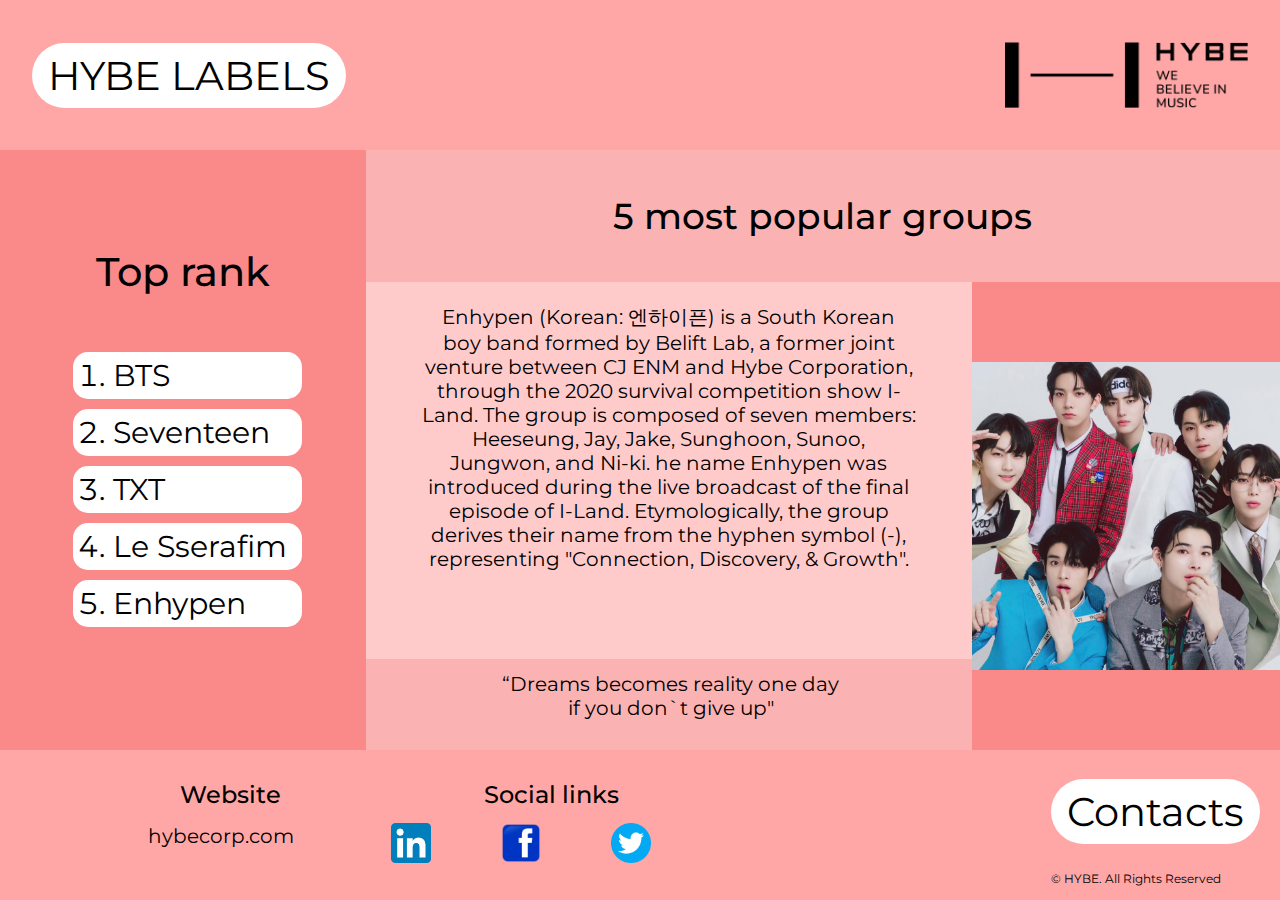
<file: LAB_1/index5.html>
<!DOCTYPE html>
<html lang="en">
<head>
    <meta charset="UTF-8">
    <meta name="viewport" content="width=device-width, initial-scale=1.0">
    <link rel="stylesheet" href="styles5.css" />

    <link rel="preconnect" href="https://fonts.googleapis.com">
    <link rel="preconnect" href="https://fonts.gstatic.com" crossorigin>
    <link href="https://fonts.googleapis.com/css2?family=Montserrat:wght@400;500&family=Poiret+One&display=swap" rel="stylesheet">

    <title>HYBE Groups</title>
</head>
<body>
    
    <header class="header">
        <a href="index.html"><h1 class="rect1">HYBE LABELS</h1></a>
        <img src="img/logo.png" alt="HYBE Labels" class="logo">
    </header>
     
    <main>
        <div class="border_left">
            <p class="top_text">Top rank</p>
            <ol>
                <a href="index1.html"><li class="wrapper">BTS</li></a>
                <a href="index2.html"><li class="wrapper">Seventeen</li></a>
                <a href="index3.html"><li class="wrapper">TXT</li></a>
                <a href="index4.html"><li class="wrapper">Le Sserafim</li></a>
                <a href="index5.html"><li class="wrapper">Enhypen</li></a>
            </ol>
        </div>
        
        <div class="wrapper3456">
            <div class="semi_header">
                <p class="semi_header_text">5 most popular groups</p>
            </div>
            <div class="wrapper456">
                <div class="wrapper46">
                    <div class="center">
                        <p class="main_body_text">Enhypen (Korean: 엔하이픈) is a South 
                            Korean boy band formed by Belift 
                            Lab, a former joint venture between CJ ENM and Hybe Corporation, 
                            through the 2020 survival competition show I-Land. 
                            The group is composed of seven members: Heeseung, Jay, Jake, 
                            Sunghoon, Sunoo, Jungwon, and Ni-ki. he name Enhypen was introduced 
                            during the live broadcast of the final episode of I-Land. 
                            Etymologically, the group derives their name from the hyphen symbol (-), 
                            representing "Connection,  Discovery, & Growth".</p>

                    </div>
                    <div class="under_footer">
                        <p class="quote">“Dreams becomes reality one day<br>if you don`t give up"</p>
                    </div>
                </div>
                <div class="border_right">
                    <map name="logo">
                        <area alt="groups" title="HYBE-groups" href="https://koreajoongangdaily.joins.com/data/photo/2023/08/08/6a9d1beb-7064-4462-895a-0a51d92051bb.jpg" coords="77,69,263,224" shape="rect">
                    </map>
                    <img src="img/enh.jpeg" alt="HYBE">
                </div>
            </div>
        </div>
    </main>

    <footer class="footer">
        <div class="footer_hrefs">
            <div class="website_container">
                <p class="acent1">Website</p>
                <a href="https://hybecorp.com/eng" class="website">hybecorp.com</a>
            </div>
            <div class="social_links_container">
                <p class="acent2">Social links</p>
                <div class="icons">
                    <a href="https://www.linkedin.com/company/big-hit-entertainment/"><img src="img/lk.png" alt="Linkedin" class="socials"></a>
                    <a href="https://www.facebook.com/HYBEOFFICIALfb/"><img src="img/fb.png" alt="Facebook" class="socials"></a>
                    <a href="https://twitter.com/hybeofficialtwt?lang=en"><img src="img/tw.png" alt="Twitter" class="socials"></a>
                </div>
            </div>
        </div>
        
        
        <div>
            <h1 class="rect2">Contacts</h1>
            <p class="rights">© HYBE. All Rights Reserved</p>
        </div>
    </footer>

</body>
</html>
</file>
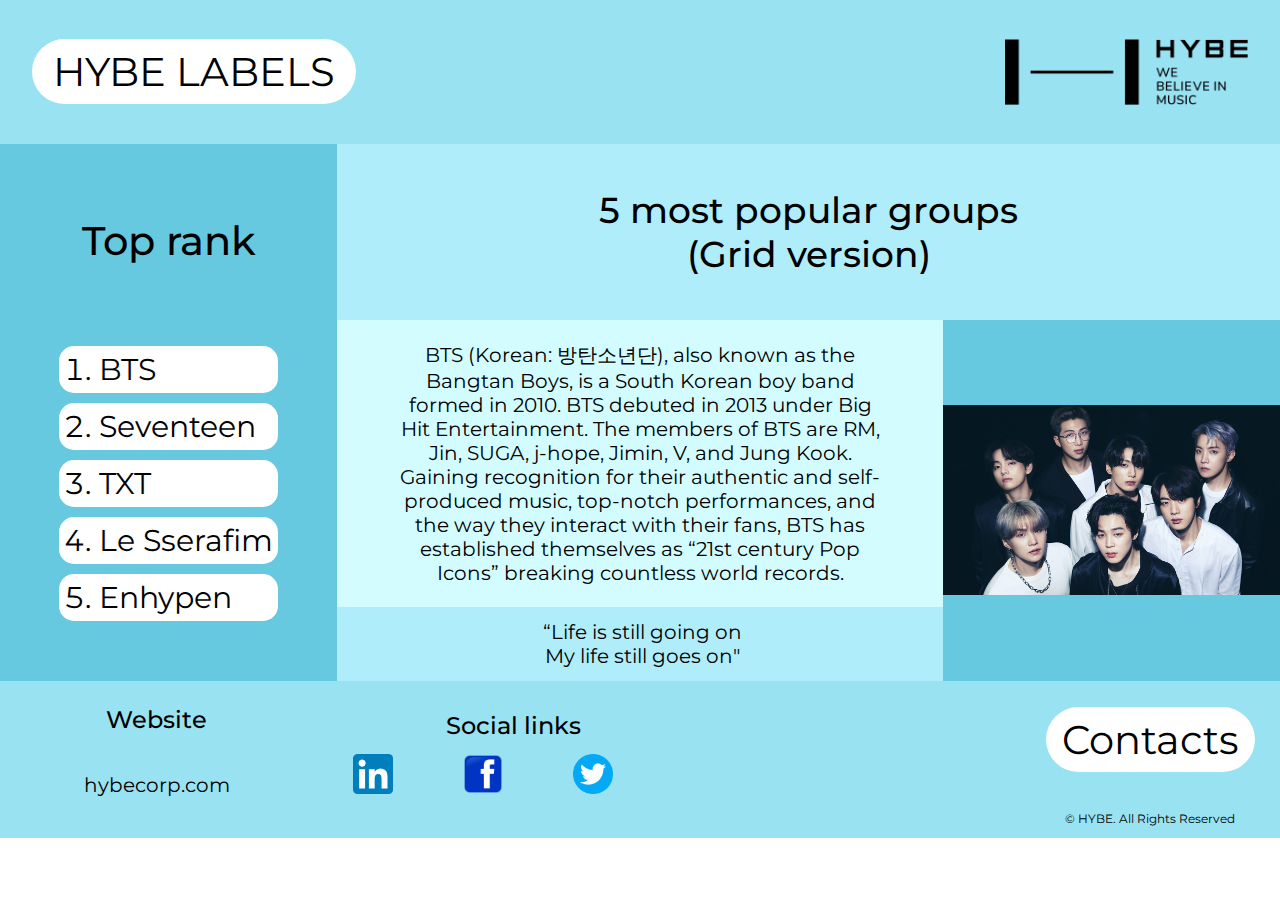
<file: LAB_2/index1.html>
<!DOCTYPE html>
<html lang="en">
<head>
    <meta charset="UTF-8">
    <meta name="viewport" content="width=device-width, initial-scale=1.0">
    <link rel="stylesheet" href="styles1.css" />

    <link rel="preconnect" href="https://fonts.googleapis.com">
    <link rel="preconnect" href="https://fonts.gstatic.com" crossorigin>
    <link href="https://fonts.googleapis.com/css2?family=Montserrat:wght@400;500&family=Poiret+One&display=swap" rel="stylesheet">

    <title>HYBE Groups</title>
</head>
<body>
    <div class="container">
        <header class="header">
            <a href="index.html"><h1 class="rect1">HYBE LABELS</h1></a>
            <img src="img/logo.png" alt="HYBE Labels" class="logo">
            
        </header>
        
        <div class="border_left">
            <p class="top_text">Top rank</p>
            <ol>
                <a href="index1.html"><li class="wrapper">BTS</li></a>
                <a href="index2.html"><li class="wrapper">Seventeen</li></a>
                <a href="index3.html"><li class="wrapper">TXT</li></a>
                <a href="index3.html"><li class="wrapper">Le Sserafim</li></a>
                <a href="index3.html"><li class="wrapper">Enhypen</li></a>
            </ol>
            
        </div>
            
            
        <div class="semi_header">
            <p class="semi_header_text">5 most popular groups<br> (Grid version)</p>
            
        </div>
                
        <div class="center">
            <p class="main_body_text">BTS (Korean: 방탄소년단), also known as the Bangtan Boys, 
                is a South Korean boy band formed in 2010. BTS debuted in 2013 under Big Hit Entertainment. 
                The members of BTS are RM, Jin, SUGA, j-hope, Jimin,
                V, and Jung Kook. Gaining recognition for their 
                authentic and self-produced music, top-notch 
                performances, and the way they interact with their 
                fans, BTS has established themselves as “21st century 
                Pop Icons” breaking countless world records. </p>
            
        </div>
        <div class="under_footer">
            <p class="quote">“Life is still going on<br>  My life still goes on"</p>
            
        </div>
        
        <div class="border_right">
            <map name="logo">
                <area shape="rect" alt="groups" href="https://maps.app.goo.gl/HCtwwuGvqTjsrDhW9" coords="600, 45, 750, 120" >
            </map>
            <img src="img/bts.jpg" alt="HYBE">
            
        </div>

        <footer class="footer">
            
                <div class="website_container">
                    <p class="acent1">Website</p>
                    <a href="https://hybecorp.com/eng" class="website">hybecorp.com</a>
                </div>
                <div class="social_links_container">
                    <p class="acent2">Social links</p>
                    <div class="icons">
                        <a href="https://www.linkedin.com/company/big-hit-entertainment/"><img src="img/lk.png" alt="Linkedin" class="socials"></a>
                        <a href="https://www.facebook.com/HYBEOFFICIALfb/"><img src="img/fb.png" alt="Facebook" class="socials"></a>
                        <a href="https://twitter.com/hybeofficialtwt?lang=en"><img src="img/tw.png" alt="Twitter" class="socials"></a>
                    </div>
                </div>
          
            
            
            <div class="cont">
                <h1 class="rect2">Contacts</h1>
                <p class="rights">© HYBE. All Rights Reserved</p>
            </div>
            
        </footer>
    </div>
</body>
</html>
</file>
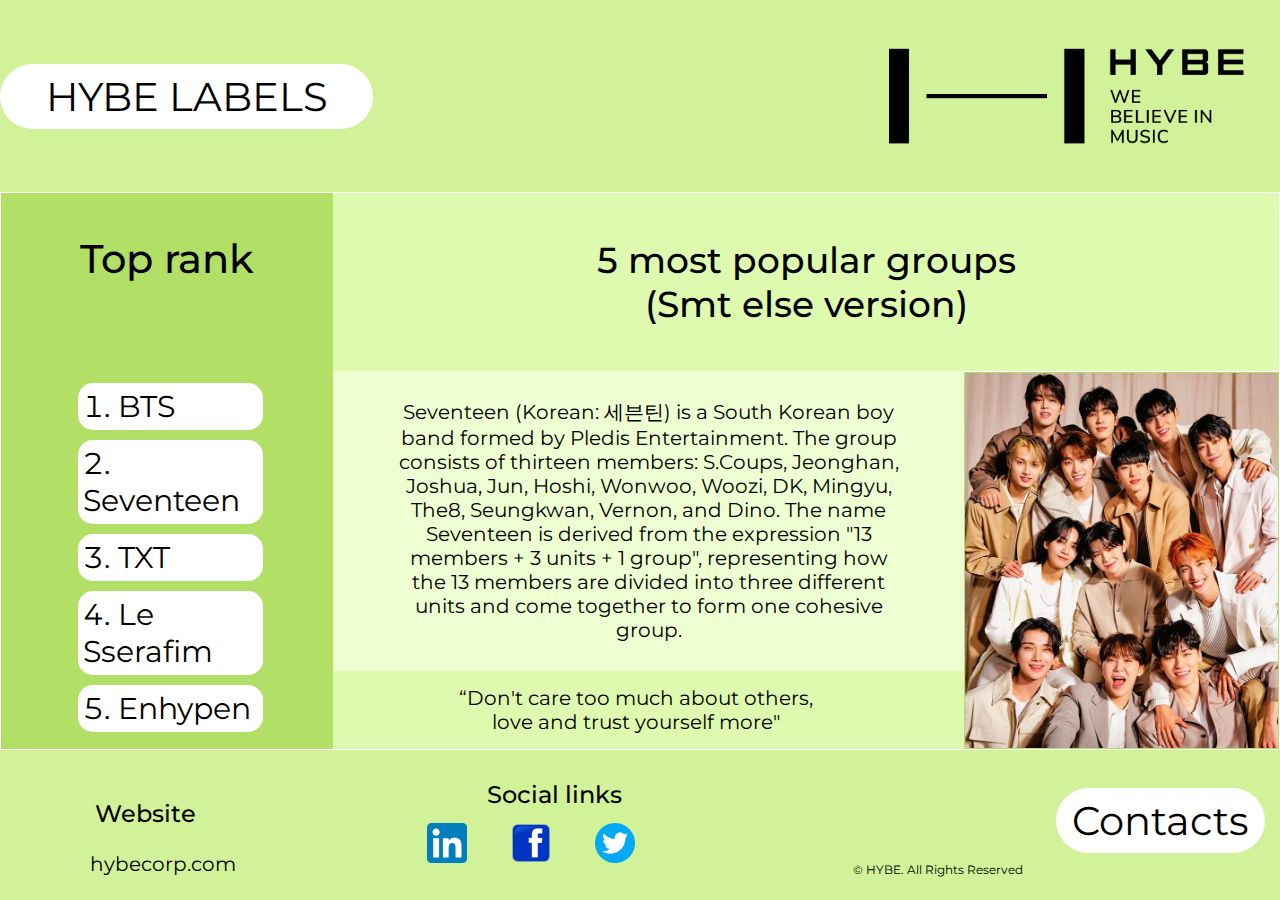
<file: LAB_2/index2.html>
<!DOCTYPE html>
<html lang="en">
<head>
    <meta charset="UTF-8">
    <meta name="viewport" content="width=device-width, initial-scale=1.0">
    <link rel="stylesheet" href="styles2.css" />

    <link rel="preconnect" href="https://fonts.googleapis.com">
    <link rel="preconnect" href="https://fonts.gstatic.com" crossorigin>
    <link href="https://fonts.googleapis.com/css2?family=Montserrat:wght@400;500&family=Poiret+One&display=swap" rel="stylesheet">

    <title>HYBE Groups</title>
</head>
<body>
    <table class="wrapper">
        <tr class="header">
            <td class="text">
                <a href="index.html"><h1 class="rect1">HYBE LABELS</h1></a>
            </td>
            <td class="logo_hybe" colspan="3">
                <img src="img/logo.png" alt="HYBE Labels" class="logo">
            </td>
        </tr>
    
        <tr>
            <td rowspan="3" colspan="4">
                <table class="main">
                    <tr>
                        <td class="border_left" rowspan="5">
                            <p class="top_text">Top rank</p>
                            <ol>
                                <li class="wrapper_li"><a href="index1.html">BTS</a></li>
                                <li class="wrapper_li"><a href="index2.html">Seventeen</a></li>
                                <li class="wrapper_li"><a href="index3.html">TXT</a></li>
                                <li class="wrapper_li"><a href="index3.html">Le Sserafim</a></li>
                                <li class="wrapper_li"><a href="index3.html">Enhypen</a></li>
                            </ol>
                        </td>
                        <tr>
                            <td class="semi_header" colspan="3">
                                <p class="semi_header_text">5 most popular groups <br> (Smt else version)</p>
                            </td>
                        </tr>
                        
                        <td class="center" colspan="2" rowspan="2">
                            <p class="main_body_text">Seventeen (Korean: 세븐틴) is 
                                a South Korean boy band formed by Pledis Entertainment.
                                The group consists of thirteen members: S.Coups, 
                                Jeonghan, Joshua, Jun, Hoshi, Wonwoo, Woozi, 
                                DK, Mingyu, The8, Seungkwan, Vernon, and Dino.
                                The name Seventeen is derived from the expression 
                                "13 members + 3 units + 1 group", representing how
                                the 13 members are divided into three different units and come 
                                together to form one cohesive group.
                            </p>
                        </td>
                    </tr>
                    
                    <tr>
                        <td class="border_right" rowspan="3">
                            <map name="logo">
                                <area alt="groups" title="HYBE-groups" href="https://koreajoongangdaily.joins.com/data/photo/2023/08/08/6a9d1beb-7064-4462-895a-0a51d92051bb.jpg" coords="77,69,263,224" shape="rect">
                            </map>
                            <img src="img/Seventeen.jpg" alt="HYBE">
                        </td>
                    </tr>
                    <tr>
                        <td class="under_footer" colspan="2">
                            <p class="quote">“Don't care too much about others,<br>love and trust yourself more"</p>
                        </td>
                    </tr>
                </table>
            </td>
        </tr>
        <tr></tr>
        <tr></tr>
        <tr class="footer">
            <div class="cont">
                    <td class="website_container">
                        <p class="acent1">Website</p>
                        <a href="https://hybecorp.com/eng" class="website">hybecorp.com</a>
                    </td>
                    <td class="social_links_container">
                        <p class="acent2">Social links</p>
                        <div class="icons">
                            <a href="https://www.linkedin.com/company/big-hit-entertainment/"><img src="img/lk.png" alt="Linkedin" class="socials"></a>
                            <a href="https://www.facebook.com/HYBEOFFICIALfb/"><img src="img/fb.png" alt="Facebook" class="socials"></a>
                            <a href="https://twitter.com/hybeofficialtwt?lang=en"><img src="img/tw.png" alt="Twitter" class="socials"></a>
                        </div>
                    </td>
                </div>
            <td class="contacts">
                <h1 class="rect2">Contacts</h1>
                <p class="rights">© HYBE. All Rights Reserved</p>
            </td>
        
        </tr>
    </table>
    
</body>
</html>
</file>
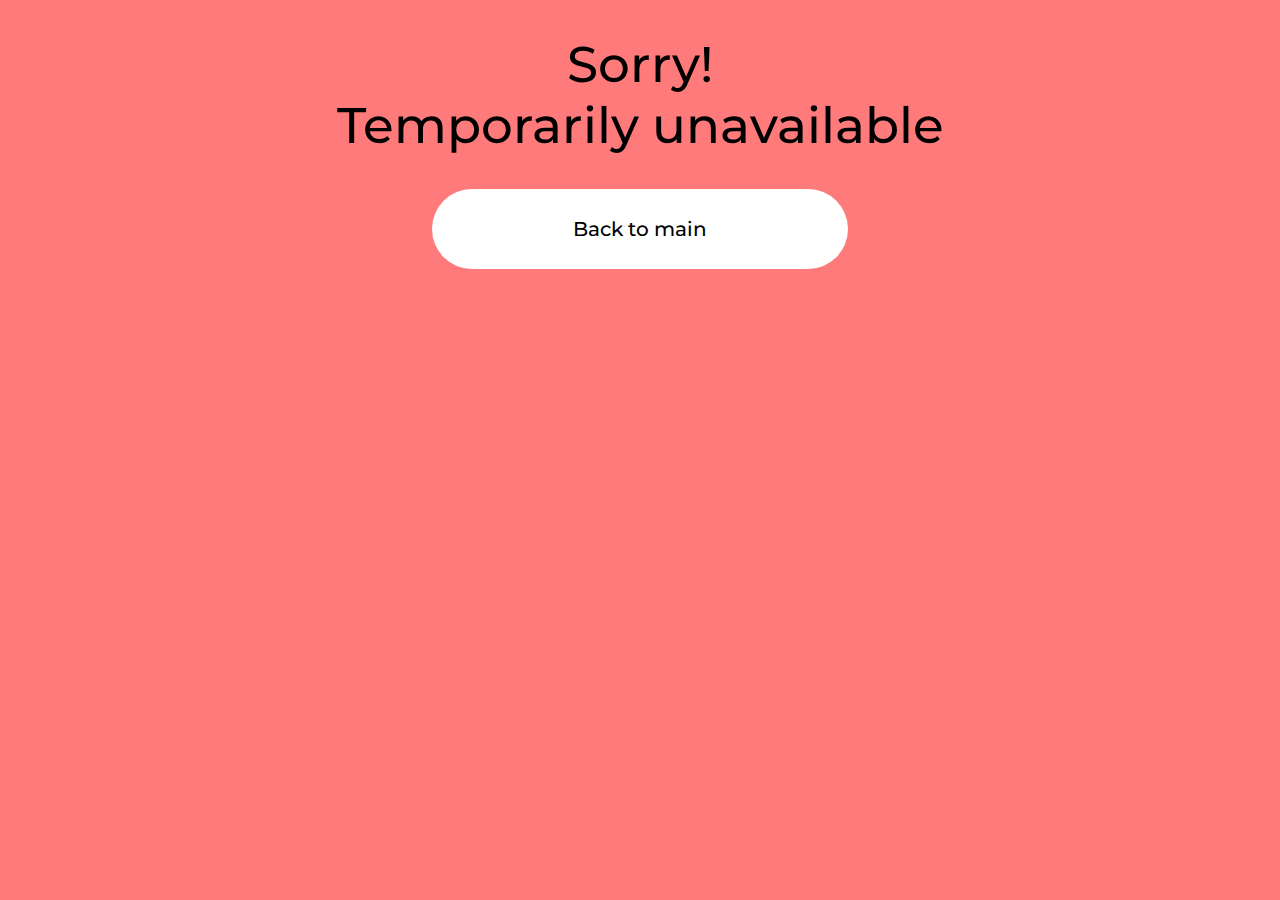
<file: LAB_2/index3.html>
<!DOCTYPE html>
<html lang="en">
<head>
    <meta charset="UTF-8">
    <meta name="viewport" content="width=device-width, initial-scale=1.0">
    <link rel="stylesheet" href="styles3.css" />

    <link rel="preconnect" href="https://fonts.googleapis.com">
    <link rel="preconnect" href="https://fonts.gstatic.com" crossorigin>
    <link href="https://fonts.googleapis.com/css2?family=Montserrat:wght@400;500&family=Poiret+One&display=swap" rel="stylesheet">

    <title>HYBE Groups</title>
</head>
<body>
    
    <div class="attention">
        <h1 class="acent"> Sorry! <br> Temporarily unavailable</h1>
    </div>

    <div class="back">
        <a href="index.html"><p> Back to main </p></a>
    </div>

</body>
</html>
</file>
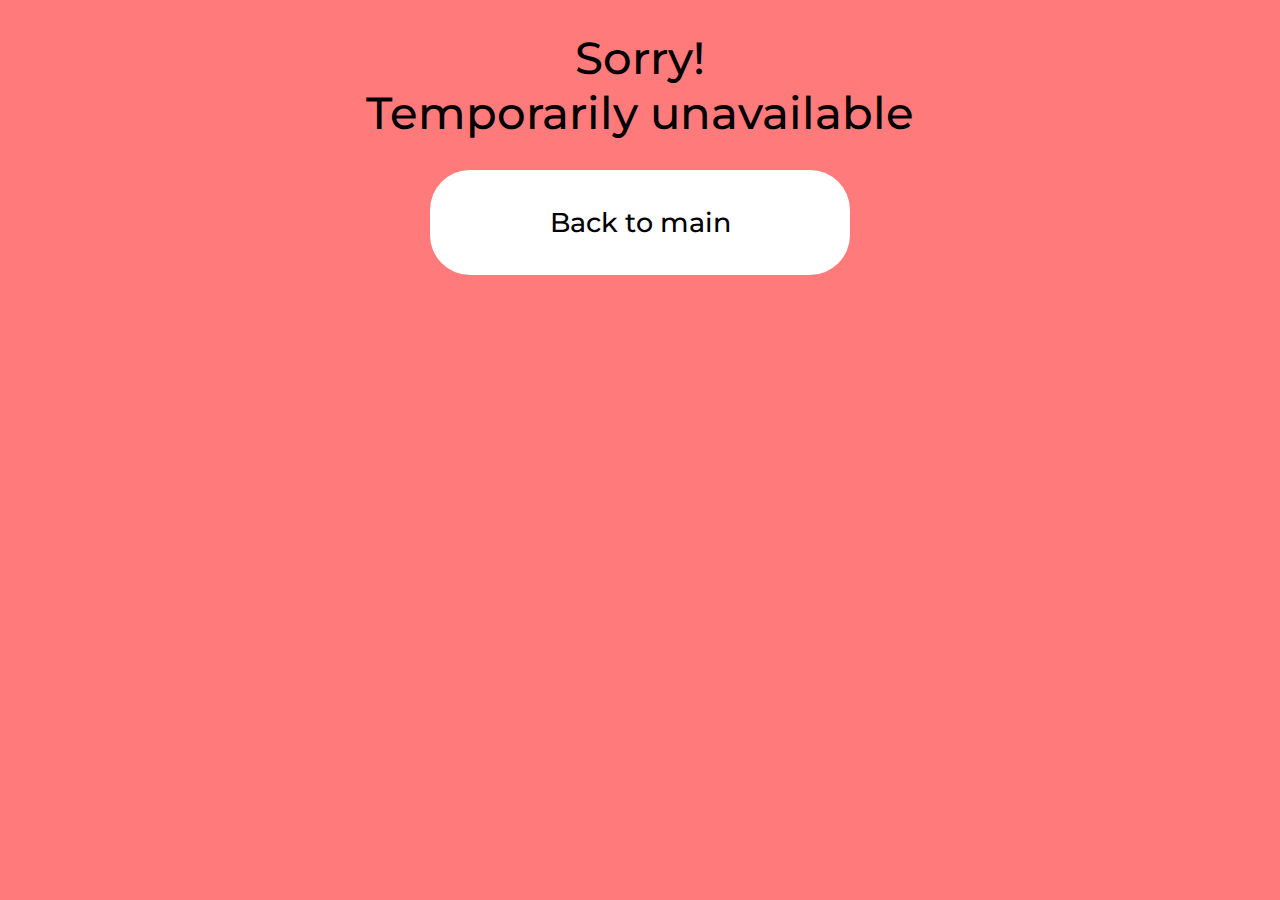
<file: LAB_3/index2.html>
<!DOCTYPE html>
<html lang="en">
<head>
    <meta charset="UTF-8">
    <meta name="viewport" content="width=device-width, initial-scale=1.0">
    <link rel="stylesheet" href="styles2.css" />

    <link rel="preconnect" href="https://fonts.googleapis.com">
    <link rel="preconnect" href="https://fonts.gstatic.com" crossorigin>
    <link href="https://fonts.googleapis.com/css2?family=Montserrat:wght@400;500&family=Poiret+One&display=swap" rel="stylesheet">

    <title>HYBE Groups</title>
</head>
<body>
    
    <div class="attention">
        <h1 class="acent"> Sorry! <br> Temporarily unavailable</h1>
    </div>

    <div class="back">
        <a href="index.html"><p> Back to main </p></a>
    </div>

</body>
</html>
</file>
<file: LAB_1/styles.css>
html, body {
    box-sizing: border-box;
    margin: 0;
    font-family: 'Montserrat', sans-serif;
    color: #000;
}

main {
    display: flex;
    min-height: calc(100vh - 150px - 150px);
    width: 100%;
}

.header {
    background: #FCFF6C;
    display: flex;
    justify-content: space-between;
    align-items: center;
    min-height: 150px;
    padding: 0 32px;
}

.border_left {
    background-color: #FAFF00;
    width: 30%;
    min-height: 100%;
    display: flex;
    flex-direction: column;
    justify-content: center;
    align-items: center;
}

.semi_header {
    background: #FDFF9C;
    width:100%;
    min-height: 76px;
}

.center {
    background: #FEFFD3;
    width: 100%;
    flex-grow: 4;
}

.border_right {
    background-color: #FAFF00;;
    width: 70%;
    min-height: 200px;
    text-align: center;
}

.under_footer {
    background: #FDFF9C;
    min-height: 76px;
    width: 100%;
    flex-grow: 1;
    padding: 0;
    text-align: center;
    justify-content: center;
    display: flex;
}

.footer {
    background: #FCFF6C;
    display: flex;
    flex-direction: row;
    justify-content: space-between;
    align-items: center;
    min-height: 150px;
}

.wrapper456 {
    display: flex;
    flex: 1;
    width: 100%;
}

.wrapper46 {
    display:flex;
    flex-direction: column;
    width: 70%;
    align-items: flex-end;
}

.wrapper3456 {
    display: flex;
    width: 75%;
    flex-direction: column;
}

.rect1 {
    border-radius: 40px;
    background: #FFF;
    padding: 8px 16px;
    text-align: center;
}

h1 {
    font-size: 40px;
    font-weight: 400;
}

.logo {
    width: 20%;
    height: 20%;    
}

.semi_header_text {
    font-size: 36px;
    font-weight: 500;
    padding: 8px 16px;
    text-align: center;
}

map {
    display: absolute;
    top: 0;
    left: 0;
}

.quote {
    text-align: center;
    font-size: 20px;
    font-weight: 400;
    margin: 13px 30px 13px 34px;
    padding: 0;
    width: 542px;
}

.main_body_text {
    text-align: center;
    font-size: 20px;
    font-weight: 400;
    margin: 22px 56px 22px 56px;
}

img {
    object-fit: contain;
    height: 100%;
    width: 100%;
}

.top_text {
    font-size: 40px;
    font-weight: 500;
    margin-top:0;
}

ol {
    list-style-position: inside;
    padding-left: 0;
}

li {
    font-size: 30px;
    font-weight: 400;
    margin-bottom: 10px;
    width: 100%;
    padding: 5px;
    border-radius: 15px;
}

.wrapper{
    border-radius: 15px;
    background: #FFF; 
    padding: 5px;
    width: 100%;
}

.rect2 {
    border-radius: 40px;
    background: #FFF;
    padding: 8px 16px;
    text-align: left;
    margin-right: 20px;
}

.acent1{
    text-align: left;
    font-size: 24px;
    font-weight: 500;
    margin: 30px 70px 0px 180px;
}

.acent2{
    text-align: left;
    font-size: 24px;
    font-weight: 500;
    margin: 30px 0px 0px 60px;
}

.website {
    color: #000;
    font-size: 20px;
    font-weight: 400;
    margin-top: 15px;
    margin-left: 90px;
}

.socials {
    width: 40px;
    height: 40px;
    margin: 14px 40px 33px 30px;
}

.rights {
    font-size: 12px;
    font-weight: 400;
    text-align: left;
    margin-right: 40px;
}

.icons {
    display: flex;
    justify-content: center;
    align-items: center;
    margin-left: 10px;
}

.footer_hrefs {
    display: flex;
    justify-content: space-between;
    align-items: flex-start;
}

.website_container {
    display: flex;
    flex-direction: column;
    align-items: center;
}

.social_links_container {
    display: flex;
    flex-direction: column;
    align-items: center;
}

a {
    text-decoration: none;
    color: #000;
    padding: 0;
}
</file>
<file: LAB_2/styles.css>
html, body {
    box-sizing: border-box;
    margin: 0;
    font-family: 'Montserrat', sans-serif;
    color: #000;
}

main {
    display: flex;
    min-height: calc(100vh - 150px - 150px);
    width: 100%;
}

.header {
    background: #FCFF6C;
    display: flex;
    justify-content: space-between;
    align-items: center;
    min-height: 150px;
    padding: 0 32px;
}

.border_left {
    background-color: #FAFF00;
    width: 30%;
    min-height: 100%;
    display: flex;
    flex-direction: column;
    justify-content: center;
    align-items: center;
}

.semi_header {
    background: #FDFF9C;
    width:100%;
    min-height: 76px;
}

.center {
    background: #FEFFD3;
    width: 100%;
    flex-grow: 4;
}

.border_right {
    background-color: #FAFF00;;
    width: 70%;
    min-height: 200px;
    text-align: center;
}

.under_footer {
    background: #FDFF9C;
    min-height: 76px;
    width: 100%;
    flex-grow: 1;
    padding: 0;
    text-align: center;
    justify-content: center;
    display: flex;
}

.footer {
    background: #FCFF6C;
    display: flex;
    flex-direction: row;
    justify-content: space-between;
    align-items: center;
    min-height: 150px;
}

.wrapper456 {
    display: flex;
    flex: 1;
    width: 100%;
}

.wrapper46 {
    display:flex;
    flex-direction: column;
    width: 70%;
    align-items: flex-end;
}

.wrapper3456 {
    display: flex;
    width: 75%;
    flex-direction: column;
}

.rect1 {
    border-radius: 40px;
    background: #FFF;
    padding: 8px 16px;
    text-align: center;
}

h1 {
    font-size: 40px;
    font-weight: 400;
}

.logo {
    width: 20%;
    height: 20%;    
}

.semi_header_text {
    font-size: 36px;
    font-weight: 500;
    padding: 8px 16px;
    text-align: center;
}

map {
    display: absolute;
    top: 0;
    left: 0;
}

.quote {
    text-align: center;
    font-size: 20px;
    font-weight: 400;
    margin: 13px 30px 13px 34px;
    padding: 0;
    width: 542px;
}

.main_body_text {
    text-align: center;
    font-size: 20px;
    font-weight: 400;
    margin: 22px 56px 22px 56px;
}

img {
    object-fit: contain;
    height: 100%;
    width: 100%;
}

.top_text {
    font-size: 40px;
    font-weight: 500;
    margin-top:0;
}

ol {
    list-style-position: inside;
    padding-left: 0;
}

li {
    font-size: 30px;
    font-weight: 400;
    margin-bottom: 10px;
    width: 100%;
    padding: 5px;
    border-radius: 15px;
}

.wrapper{
    border-radius: 15px;
    background: #FFF; 
    padding: 5px;
    width: 100%;
}

.rect2 {
    border-radius: 40px;
    background: #FFF;
    padding: 8px 16px;
    text-align: left;
    margin-right: 20px;
}

.acent1{
    text-align: left;
    font-size: 24px;
    font-weight: 500;
    margin: 30px 70px 0px 180px;
}

.acent2{
    text-align: left;
    font-size: 24px;
    font-weight: 500;
    margin: 30px 0px 0px 60px;
}

.website {
    color: #000;
    font-size: 20px;
    font-weight: 400;
    margin-top: 15px;
    margin-left: 90px;
}

.socials {
    width: 40px;
    height: 40px;
    margin: 14px 40px 33px 30px;
}

.rights {
    font-size: 12px;
    font-weight: 400;
    text-align: left;
    margin-right: 40px;
}

.icons {
    display: flex;
    justify-content: center;
    align-items: center;
    margin-left: 10px;
}

.footer_hrefs {
    display: flex;
    justify-content: space-between;
    align-items: flex-start;
}

.website_container {
    display: flex;
    flex-direction: column;
    align-items: center;
}

.social_links_container {
    display: flex;
    flex-direction: column;
    align-items: center;
}

a {
    text-decoration: none;
    color: #000;
    padding: 0;
}
</file>
<file: LAB_3/styles.css>
html, body {
    box-sizing: border-box;
    margin: 0;
    font-family: 'Montserrat', sans-serif;
    color: #000;
}

main {
    display: flex;
    width: 100%;
}

.header {
    background: #FCFF6C;
    display: flex;
    justify-content: space-between;
    align-items: center;
    padding: 0 3vmin;
    margin: 0;
}

.semi_header {
    background: #FDFF9C;
    width:100%;
    min-height: 76px;
    display: flex;
    flex-direction: column;
    justify-content: center;
    align-items: center;
}

.border_left {
    background-color: #FAFF00;
    width: 30%;
    min-height: 100%;
    display: flex;
    flex-direction: column;
    justify-content: center;
    align-items: center;
}

.center {
    background: #FEFFD3;
    width: 100%;
    flex-grow: 4;
    text-align: center;
    justify-content: center;
    display: flex;
    align-items: center;
}

.border_right {
    background-color: #FAFF00;;
    width: 70%;
    min-height: 200px;
    text-align: center;
}

.under_footer {
    background: #FDFF9C;
    min-height: 76px;
    width: 100%;
    flex-grow: 1;
    padding: 0;
    text-align: center;
    justify-content: center;
    display: flex;
    align-items: center;
}

.footer {
    background: #FCFF6C;
    display: flex;
    flex-direction: row;
    justify-content: space-between;
    align-items: center;
    min-height: 150px;
}

.wrapper456 {
    display: flex;
    flex: 1;
    width: 100%;
}

.wrapper46 {
    display:flex;
    flex-direction: column;
    width: 70%;
    align-items: flex-end;
}

.wrapper3456 {
    display: flex;
    width: 75%;
    flex-direction: column;
}

.rect1 {
    border-radius: 40px;
    background: #FFF;
    padding: 2vmin 4vmin;
    text-align: center;
}

h1 {
    font-size: 6vmin;
    font-weight: 400;
}

.logo {
    width: 40vmin;
    height: 40vmin;    
}

.semi_header_text {
    font-size: 7vmin;
    font-weight: 500;
    padding: 8px 16px;
    text-align: center;
}

map {
    display: absolute;
    top: 0;
    left: 0;
}

.quote {
    text-align: center;
    font-size: 3vmin;
    font-weight: 400;
    padding: 0;
    width: 50vmin;
}

.main_body_text {
    text-align: center;
    font-size: 3vmin;
    font-weight: 400;
    margin: 3vmin 4vmin 3vmin 4vmin;
}

img {
    object-fit: contain;
    height: 100%;
    width: 100%;
}

.top_text {
    font-size: 7vmin;
    font-weight: 500;
    margin-top:0;
}

ol {
    list-style-position: inside;
    padding-left: 0;
}

li {
    font-size: 4vmin;
    font-weight: 400;
    margin-bottom: 1vmin;
    width: 100%;
    padding: 5px;
    border-radius: 15px;
}

.wrapper{
    border-radius: 15px;
    background: #FFF; 
    padding: 5px;
    width: 100%;
}

.rect2 {
    border-radius: 40px;
    background: #FFF;
    padding: 2vmin 4vmin;
    text-align: left;
    margin-right: 20px;
}

.acent1{
    text-align: left;
    font-size: 4vmin;
    font-weight: 500;
    margin: 3vmin 6vmin 1vmin 2vmin;
    padding-left: 3vmin;
}

.acent2{
    text-align: left;
    font-size: 4vmin;
    font-weight: 500;
    margin: 3vmin 1vmin 1vmin 1vmin;
    padding-left: 3vmin;
}

.website {
    color: #000;
    font-size: 4vmin;
    font-weight: 400;
    margin-top: 15px;
    margin-left: 3vmin;
}

.socials {
    width: 4vmin;
    height: 4vmin;
    margin: 5vmin 2vmin 1vmin 2vmin;
}

.rights {
    font-size: 2vmin;
    font-weight: 400;
    text-align: left;
    margin-right: 40px;
}

.icons {
    display: flex;
    justify-content: center;
    align-items: center;
    margin-left: 10px;
}

.footer_hrefs {
    display: flex;
    justify-content: space-between;
    align-items: flex-start;
}

.website_container {
    display: flex;
    flex-direction: column;
    align-items: center;
}

.social_links_container {
    display: flex;
    flex-direction: column;
    align-items: center;
}

a {
    text-decoration: none;
    color: #000;
    padding: 0;
}

@media (max-width: 1024px) {
    main {
        flex-direction: column;
    }

    .border_left {
        width: 100%;
    }


    .wrapper456 {
        width: 100%;
    }
    
    .wrapper46 {
        width: 100%;
    }
    
    .wrapper3456 {
        width: 100%;
    }
}
</file>
<file: LAB_4/styles.css>
* {
    margin: 0;
    padding: 0;
    font-family: 'Montserrat', sans-serif;
    font-weight: 400;
    color: #000;
}

/* ----header---- */

.header {
    min-height: 10vh;
    width: 100%;
    background-color: #fff;
    display: flex;
    font-size: 14px;
    justify-content: space-between;
    align-items: center;
}

.navbar {
    width: 5vh;
    height: 5vh;
    padding: 0.5rem 1.5rem;
    background: #fff;
    border-radius: 1rem;
    box-shadow: 0 4px 12px rgba(0,0,0,0.1);
    margin: 0 1rem;
}

.nav_links {
    display: flex;
    list-style: none;
    height: 100%;
}

.drop-down li {
    list-style: none;
    height: 100%;
    padding: 0.5rem 1rem;
    font-weight: 600;
    cursor: pointer;

}

a {
    text-decoration: none;
    color: currentColor;
}

.drop-down {
    position: absolute;
    padding: 0.5rem 0;
    margin: 0.5rem -2rem 0.5rem -3rem;
    background: #E4F0FF;
    box-shadow: 0 4px 12px rgba(0,0,0,0.2);
    border-radius: 0.5rem;
    font-size: 14px;
    display: none;

}

.nav_links:hover {
    background-color: black;
    color: #fff;
    border-radius: 0.5rem;
}

.services:hover .drop-down {
    display: block;
}

.services a {
    display: flex;
}

.drop-down li:hover {
    background: #7EB7FF;
}

.logo {
    padding-left: 10px;
}

/* -----main----- */

.main {
    background: linear-gradient(to bottom,
    #E4F0FF 40%,
    #ff9720 40% 60%,
    #E4F0FF 60%);
    padding: 20px;
    text-align: center;
    display: flex;
    align-items: center;
    justify-content: center;
}

.container {
    width: 80%;
    margin: auto;
    text-align: center;
    padding-top: 70px;
    padding-bottom: 70px;
}

.main-text {
    width: 50%;
    display: flex;
    align-items: center;
    justify-content: center;
    text-align: center;
    margin: 0 auto;
}

h1 {
    font-size: 36px;
    font-weight: 600;
    color: #4c92e8;
    letter-spacing: .1rem;
}

p {
    color: #2b2b2b;
    font-size: 14px;
    line-height: 22px;
    padding-top: 2rem;
    padding: 20px;
}

.row {
    flex-direction: row;
    margin-top: 5%;
    display: flex;
    justify-content: space-between;
    gap: 2rem;
}

.services-col {
    flex-basis: 31%;
    background: #fff;
    border-radius: 10px;
    margin-bottom: 5%;
    padding: 20px 24px;
    box-sizing: border-box;
    transition: 0.5s;
}

h3 {
    text-align: center;
    font-size: 24px;
    font-weight: 600;
    margin: 10px 0;
    color: #4c92e8;
}

.btn {
    background: #ff9720;
    font-size: 14px;
    font-weight: 500;
    color: #fff;
    text-decoration: none;
    margin: 30px 0;
    border: none;
    border-radius: 15px;
    text-transform: uppercase;
    padding: 14px 60px;
    overflow: hidden;
    transition: 1s all ease;
    cursor: pointer;
}

.btn:hover{
    box-shadow: 0 4px 12px rgba(89, 52, 0, 0.4);
    transition: 0.5s;
}

.services-col:hover {
    box-shadow: 0 0 20px rgba(0,0,0,0.2);
}

@media (max-width: 720px) {
    .row {
        flex-direction: column;
    }
    
    .main {
        background: linear-gradient(to bottom,
        #E4F0FF 25%,
        #ff9720 25% 35%,
        #E4F0FF 35%);
        padding: 10px;
    }
}

/* ----footer---- */

.footer {
    background: #333131;
    text-align: center;
    display: flex;
    align-items: center;
    justify-content: center;
}

.footer p{
    width: 50%;
    color: #fff;
}
</file>
<file: LAB_7/styles.css>
html, body {
    box-sizing: border-box;
    margin: 0;
    font-family: 'Montserrat', sans-serif;
    color: #000;
}

main {
    display: flex;
    width: 100%;
}

.header {
    background: #FCFF6C;
    display: flex;
    justify-content: space-between;
    align-items: center;
    padding: 0 3vmin;
    margin: 0;
}

.semi_header {
    background: #FDFF9C;
    width:100%;
    min-height: 76px;
    display: flex;
    flex-direction: column;
    justify-content: center;
    align-items: center;
}

.border_left {
    background-color: #FAFF00;
    width: 30%;
    min-height: 100%;
    display: flex;
    flex-direction: column;
    justify-content: center;
    align-items: center;
}

.center {
    background: #FEFFD3;
    width: 100%;
    flex-grow: 4;
    text-align: center;
    justify-content: center;
    display: flex;
    align-items: center;
    flex-direction: column;
}

.border_right {
    background-color: #FAFF00;;
    width: 70%;
    min-height: 200px;
    text-align: center;
}

.under_footer {
    background: #FDFF9C;
    min-height: 76px;
    width: 100%;
    flex-grow: 1;
    padding: 0;
    text-align: center;
    justify-content: center;
    display: flex;
    align-items: center;
}

.footer {
    background: #FCFF6C;
    display: flex;
    flex-direction: row;
    justify-content: space-between;
    align-items: center;
    min-height: 150px;
}

.wrapper456 {
    display: flex;
    flex: 1;
    width: 100%;
}

.wrapper46 {
    display:flex;
    flex-direction: column;
    width: 70%;
    align-items: flex-end;
}

.wrapper3456 {
    display: flex;
    width: 75%;
    flex-direction: column;
}

.rect1 {
    border-radius: 40px;
    background: #FFF;
    padding: 2vmin 4vmin;
    text-align: center;
}

h1 {
    font-size: 6vmin;
    font-weight: 400;
}

.logo {
    width: 40vmin;
    height: 40vmin;    
}

.semi_header_text {
    font-size: 7vmin;
    font-weight: 500;
    padding: 8px 16px;
    text-align: center;
}

map {
    display: absolute;
    top: 0;
    left: 0;
}

.quote {
    text-align: center;
    font-size: 3vmin;
    font-weight: 400;
    padding: 0;
    width: 50vmin;
}

.main_body_text {
    text-align: center;
    font-size: 3vmin;
    font-weight: 400;
    margin: 3vmin 4vmin 3vmin 4vmin;
}

img {
    object-fit: contain;
    height: 100%;
    width: 100%;
}

.top_text {
    font-size: 7vmin;
    font-weight: 500;
    margin-top:0;
}

ol {
    list-style-position: inside;
    padding-left: 0;
}

li {
    font-size: 4vmin;
    font-weight: 400;
    margin-bottom: 1vmin;
    width: 100%;
    padding: 5px;
    border-radius: 15px;
}

.wrapper{
    border-radius: 15px;
    background: #FFF; 
    padding: 5px;
    width: 100%;
}

.rect2 {
    border-radius: 40px;
    background: #FFF;
    padding: 2vmin 4vmin;
    text-align: left;
    margin-right: 20px;
}

.acent1{
    text-align: left;
    font-size: 4vmin;
    font-weight: 500;
    margin: 3vmin 6vmin 1vmin 2vmin;
    padding-left: 3vmin;
}

.acent2{
    text-align: left;
    font-size: 4vmin;
    font-weight: 500;
    margin: 3vmin 1vmin 1vmin 1vmin;
    padding-left: 3vmin;
}

.website {
    color: #000;
    font-size: 4vmin;
    font-weight: 400;
    margin-top: 15px;
    margin-left: 3vmin;
}

.socials {
    width: 4vmin;
    height: 4vmin;
    margin: 5vmin 2vmin 1vmin 2vmin;
}

.rights {
    font-size: 2vmin;
    font-weight: 400;
    text-align: left;
    margin-right: 40px;
}

.icons {
    display: flex;
    justify-content: center;
    align-items: center;
    margin-left: 10px;
}

.footer_hrefs {
    display: flex;
    justify-content: space-between;
    align-items: flex-start;
}

.website_container {
    display: flex;
    flex-direction: column;
    align-items: center;
}

.social_links_container {
    display: flex;
    flex-direction: column;
    align-items: center;
}

a {
    text-decoration: none;
    color: #000;
    padding: 0;
}

@media (max-width: 1024px) {
    main {
        flex-direction: column;
    }

    .border_left {
        width: 100%;
    }


    .wrapper456 {
        width: 100%;
    }
    
    .wrapper46 {
        width: 100%;
    }
    
    .wrapper3456 {
        width: 100%;
    }
}


.work {
    width: calc(40% + 10px);
    height: calc(80% + 50px);
    position: relative;
    margin: auto;
    border: 1px solid #000;
    overflow: hidden; 
    background-color: #faf387;
}

.controls {
    width: 100%;
    height: 100%;
    background-color: #ffe77e;
}

.anim {
    width: calc(100% - 9px); 
    height: calc(90% - 62px); 
    border: 5px solid rgb(54, 61, 255);
    position: absolute;
    bottom: 0;
    pointer-events: all;
    background-color: #ffd980;
}

#animationCanvas {
    width: 100%;
    height: 100%;
}

button {
    box-sizing: border-box;
    position: absolute;
    top: 10px;
    left: 15px;
    padding: 10px 20px;
    border-radius: 16px;
    font-size: 8px;
    cursor: pointer;
}


#startButton {
    background-color: #4CAF50;
    color: white;
    border: none;
}

#stopButton {
    background-color: #f44336;
    color: white;
    border: none;

}

#reloadButton {
    background-color: #008CBA;
    color: white;
    border: none;
    left: 90px;
}

#playButton {
    top: auto;
    left: auto;
    background-color: #4CAF50;
    color: white;
    border: none;
    display: flex;
    justify-content: center;
    align-items: center;
    padding: 10px 20px;
}


#statusMessage {
    position: absolute;
    top: 35px;
    right: 20px;
    padding: 10px 20px;
    border-radius: 16px;
    background-color: #ffcc00; 
    font-size: 8px;
}
</file>
<file: LAB_1/styles1.css>
html, body {
    box-sizing: border-box;
    margin: 0;
    font-family: 'Montserrat', sans-serif;
    color: #000;
}

main {
    display: flex;
    min-height: calc(100vh - 150px - 150px);
    width: 100%;
}

.header {
    background: #99E2F2;
    display: flex;
    justify-content: space-between;
    align-items: center;
    min-height: 150px;
    padding: 0 32px;
}

.border_left {
    background-color: #66C9DF;
    width: 30%;
    min-height: 100%;
    display: flex;
    flex-direction: column;
    justify-content: center;
    align-items: center;
}

.semi_header {
    background: #AFEDFA;
    width:100%;
    min-height: 76px;
}

.center {
    background: #D2FCFF;
    width: 100%;
    flex-grow: 4;
}

.border_right {
    background-color: #66C9DF;
    width: 70%;
    min-height: 200px;
    text-align: center;
}

.under_footer {
    background: #AFEDFA;
    min-height: 76px;
    width: 100%;
    flex-grow: 1;
    padding: 0;
    text-align: center;
    justify-content: center;
    display: flex;
}

.footer {
    background: #99E2F2;
    display: flex;
    flex-direction: row;
    justify-content: space-between;
    align-items: center;
    min-height: 150px;
}

.wrapper456 {
    display: flex;
    flex: 1;
    width: 100%;
}

.wrapper46 {
    display:flex;
    flex-direction: column;
    width: 70%;
    align-items: flex-end;
}

.wrapper3456 {
    display: flex;
    width: 75%;
    flex-direction: column;
}

.rect1 {
    border-radius: 40px;
    background: #FFF;
    padding: 8px 16px;
    text-align: center;
}

h1 {
    font-size: 40px;
    font-weight: 400;
}

.logo {
    width: 20%;
    height: 20%;    
}

.semi_header_text {
    font-size: 36px;
    font-weight: 500;
    padding: 8px 16px;
    text-align: center;
}

map {
    display: absolute;
    top: 0;
    left: 0;
}

.quote {
    text-align: center;
    font-size: 20px;
    font-weight: 400;
    margin: 13px 30px 13px 34px;
    padding: 0;
    width: 542px;
}

.main_body_text {
    text-align: center;
    font-size: 20px;
    font-weight: 400;
    margin: 22px 56px 22px 56px;
}

img {
    object-fit: contain;
    height: 100%;
    width: 100%;
}

.top_text {
    font-size: 40px;
    font-weight: 500;
    margin-top:0;
}

ol {
    list-style-position: inside;
    padding-left: 0;
}

li {
    font-size: 30px;
    font-weight: 400;
    margin-bottom: 10px;
    width: 100%;
    padding: 5px;
    border-radius: 15px;
}

.wrapper{
    border-radius: 15px;
    background: #FFF; 
    padding: 5px;
    width: 100%;
}

.rect2 {
    border-radius: 40px;
    background: #FFF;
    padding: 8px 16px;
    text-align: left;
    margin-right: 20px;
}

.acent1{
    text-align: left;
    font-size: 24px;
    font-weight: 500;
    margin: 30px 70px 0px 180px;
}

.acent2{
    text-align: left;
    font-size: 24px;
    font-weight: 500;
    margin: 30px 0px 0px 60px;
}

.website {
    color: #000;
    font-size: 20px;
    font-weight: 400;
    margin-top: 15px;
    margin-left: 90px;
}

.socials {
    width: 40px;
    height: 40px;
    margin: 14px 40px 33px 30px;
}

.rights {
    font-size: 12px;
    font-weight: 400;
    text-align: left;
    margin-right: 40px;
}

.icons {
    display: flex;
    justify-content: center;
    align-items: center;
    margin-left: 10px;
}

.footer_hrefs {
    display: flex;
    justify-content: space-between;
    align-items: flex-start;
}

.website_container {
    display: flex;
    flex-direction: column;
    align-items: center;
}

.social_links_container {
    display: flex;
    flex-direction: column;
    align-items: center;
}

a {
    text-decoration: none;
    color: #000;
    padding: 0;
}
</file>
<file: LAB_1/styles2.css>
html, body {
    box-sizing: border-box;
    margin: 0;
    font-family: 'Montserrat', sans-serif;
    color: #000;
}

main {
    display: flex;
    min-height: calc(100vh - 150px - 150px);
    width: 100%;
}

.header {
    background: #D1F299;
    display: flex;
    justify-content: space-between;
    align-items: center;
    min-height: 150px;
    padding: 0 32px;
}

.border_left {
    background-color: #B2DF66;
    width: 30%;
    min-height: 100%;
    display: flex;
    flex-direction: column;
    justify-content: center;
    align-items: center;
}

.semi_header {
    background: #DEFAAF;
    width:100%;
    min-height: 76px;
}

.center {
    background: #EEFFD2;
    width: 100%;
    flex-grow: 4;
}

.border_right {
    background-color: #B2DF66;
    width: 70%;
    min-height: 200px;
    text-align: center;
}

.under_footer {
    background: #DEFAAF;
    min-height: 76px;
    width: 100%;
    flex-grow: 1;
    padding: 0;
    text-align: center;
    justify-content: center;
    display: flex;
}

.footer {
    background: #D1F299;
    display: flex;
    flex-direction: row;
    justify-content: space-between;
    align-items: center;
    min-height: 150px;
}

.wrapper456 {
    display: flex;
    flex: 1;
    width: 100%;
}

.wrapper46 {
    display:flex;
    flex-direction: column;
    width: 70%;
    align-items: flex-end;
}

.wrapper3456 {
    display: flex;
    width: 75%;
    flex-direction: column;
}

.rect1 {
    border-radius: 40px;
    background: #FFF;
    padding: 8px 16px;
    text-align: center;
}

h1 {
    font-size: 40px;
    font-weight: 400;
}

.logo {
    width: 20%;
    height: 20%;    
}

.semi_header_text {
    font-size: 36px;
    font-weight: 500;
    padding: 8px 16px;
    text-align: center;
}

map {
    display: absolute;
    top: 0;
    left: 0;
}

.quote {
    text-align: center;
    font-size: 20px;
    font-weight: 400;
    margin: 13px 30px 13px 34px;
    padding: 0;
    width: 542px;
}

.main_body_text {
    text-align: center;
    font-size: 20px;
    font-weight: 400;
    margin: 22px 56px 22px 56px;
}

img {
    object-fit: contain;
    height: 100%;
    width: 100%;
}

.top_text {
    font-size: 40px;
    font-weight: 500;
    margin-top:0;
}

ol {
    list-style-position: inside;
    padding-left: 0;
}

li {
    font-size: 30px;
    font-weight: 400;
    margin-bottom: 10px;
    width: 100%;
    padding: 5px;
    border-radius: 15px;
}

.wrapper{
    border-radius: 15px;
    background: #FFF; 
    padding: 5px;
    width: 100%;
}

.rect2 {
    border-radius: 40px;
    background: #FFF;
    padding: 8px 16px;
    text-align: left;
    margin-right: 20px;
}

.acent1{
    text-align: left;
    font-size: 24px;
    font-weight: 500;
    margin: 30px 70px 0px 180px;
}

.acent2{
    text-align: left;
    font-size: 24px;
    font-weight: 500;
    margin: 30px 0px 0px 60px;
}

.website {
    color: #000;
    font-size: 20px;
    font-weight: 400;
    margin-top: 15px;
    margin-left: 90px;
}

.socials {
    width: 40px;
    height: 40px;
    margin: 14px 40px 33px 30px;
}

.rights {
    font-size: 12px;
    font-weight: 400;
    text-align: left;
    margin-right: 40px;
}

.icons {
    display: flex;
    justify-content: center;
    align-items: center;
    margin-left: 10px;
}

.footer_hrefs {
    display: flex;
    justify-content: space-between;
    align-items: flex-start;
}

.website_container {
    display: flex;
    flex-direction: column;
    align-items: center;
}

.social_links_container {
    display: flex;
    flex-direction: column;
    align-items: center;
}

a {
    text-decoration: none;
    color: #000;
    padding: 0;
}
</file>
<file: LAB_1/styles3.css>
html, body {
    box-sizing: border-box;
    margin: 0;
    font-family: 'Montserrat', sans-serif;
    color: #000;
}

main {
    display: flex;
    min-height: calc(100vh - 150px - 150px);
    width: 100%;
}

.header {
    background: #AB99F2;
    display: flex;
    justify-content: space-between;
    align-items: center;
    min-height: 150px;
    padding: 0 32px;
}

.border_left {
    background-color: #A08AFA;
    width: 30%;
    min-height: 100%;
    display: flex;
    flex-direction: column;
    justify-content: center;
    align-items: center;
}

.semi_header {
    background: #C1B2FB;
    width:100%;
    min-height: 76px;
}

.center {
    background: #D5CAFF;
    width: 100%;
    flex-grow: 4;
}

.border_right {
    background-color: #A08AFA;
    width: 70%;
    min-height: 200px;
    text-align: center;
}

.under_footer {
    background: #C1B2FB;
    min-height: 76px;
    width: 100%;
    flex-grow: 1;
    padding: 0;
    text-align: center;
    justify-content: center;
    display: flex;
}

.footer {
    background: #AB99F2;
    display: flex;
    flex-direction: row;
    justify-content: space-between;
    align-items: center;
    min-height: 150px;
}

.wrapper456 {
    display: flex;
    flex: 1;
    width: 100%;
}

.wrapper46 {
    display:flex;
    flex-direction: column;
    width: 70%;
    align-items: flex-end;
}

.wrapper3456 {
    display: flex;
    width: 75%;
    flex-direction: column;
}

.rect1 {
    border-radius: 40px;
    background: #FFF;
    padding: 8px 16px;
    text-align: center;
}

h1 {
    font-size: 40px;
    font-weight: 400;
}

.logo {
    width: 20%;
    height: 20%;    
}

.semi_header_text {
    font-size: 36px;
    font-weight: 500;
    padding: 8px 16px;
    text-align: center;
}

map {
    display: absolute;
    top: 0;
    left: 0;
}

.quote {
    text-align: center;
    font-size: 20px;
    font-weight: 400;
    margin: 13px 30px 13px 34px;
    padding: 0;
    width: 542px;
}

.main_body_text {
    text-align: center;
    font-size: 20px;
    font-weight: 400;
    margin: 22px 56px 22px 56px;
}

img {
    object-fit: contain;
    height: 100%;
    width: 100%;
}

.top_text {
    font-size: 40px;
    font-weight: 500;
    margin-top:0;
}

ol {
    list-style-position: inside;
    padding-left: 0;
}

li {
    font-size: 30px;
    font-weight: 400;
    margin-bottom: 10px;
    width: 100%;
    padding: 5px;
    border-radius: 15px;
}

.wrapper{
    border-radius: 15px;
    background: #FFF; 
    padding: 5px;
    width: 100%;
}

.rect2 {
    border-radius: 40px;
    background: #FFF;
    padding: 8px 16px;
    text-align: left;
    margin-right: 20px;
}

.acent1{
    text-align: left;
    font-size: 24px;
    font-weight: 500;
    margin: 30px 70px 0px 180px;
}

.acent2{
    text-align: left;
    font-size: 24px;
    font-weight: 500;
    margin: 30px 0px 0px 60px;
}

.website {
    color: #000;
    font-size: 20px;
    font-weight: 400;
    margin-top: 15px;
    margin-left: 90px;
}

.socials {
    width: 40px;
    height: 40px;
    margin: 14px 40px 33px 30px;
}

.rights {
    font-size: 12px;
    font-weight: 400;
    text-align: left;
    margin-right: 40px;
}

.icons {
    display: flex;
    justify-content: center;
    align-items: center;
    margin-left: 10px;
}

.footer_hrefs {
    display: flex;
    justify-content: space-between;
    align-items: flex-start;
}

.website_container {
    display: flex;
    flex-direction: column;
    align-items: center;
}

.social_links_container {
    display: flex;
    flex-direction: column;
    align-items: center;
}

a {
    text-decoration: none;
    color: #000;
    padding: 0;
}
</file>
<file: LAB_1/styles4.css>
html, body {
    box-sizing: border-box;
    margin: 0;
    font-family: 'Montserrat', sans-serif;
    color: #000;
}

main {
    display: flex;
    min-height: calc(100vh - 150px - 150px);
    width: 100%;
}

.header {
    background: #F099F2;
    display: flex;
    justify-content: space-between;
    align-items: center;
    min-height: 150px;
    padding: 0 32px;
}

.border_left {
    background-color: #FA8AEF;
    width: 30%;
    min-height: 100%;
    display: flex;
    flex-direction: column;
    justify-content: center;
    align-items: center;
}

.semi_header {
    background: #FBB2F8;
    width:100%;
    min-height: 76px;
}

.center {
    background: #FECAFF;
    width: 100%;
    flex-grow: 4;
}

.border_right {
    background-color: #FA8AEF;
    width: 70%;
    min-height: 200px;
    text-align: center;
}

.under_footer {
    background: #FBB2F8;
    min-height: 76px;
    width: 100%;
    flex-grow: 1;
    padding: 0;
    text-align: center;
    justify-content: center;
    display: flex;
}

.footer {
    background: #F099F2;
    display: flex;
    flex-direction: row;
    justify-content: space-between;
    align-items: center;
    min-height: 150px;
}

.wrapper456 {
    display: flex;
    flex: 1;
    width: 100%;
}

.wrapper46 {
    display:flex;
    flex-direction: column;
    width: 70%;
    align-items: flex-end;
}

.wrapper3456 {
    display: flex;
    width: 75%;
    flex-direction: column;
}

.rect1 {
    border-radius: 40px;
    background: #FFF;
    padding: 8px 16px;
    text-align: center;
}

h1 {
    font-size: 40px;
    font-weight: 400;
}

.logo {
    width: 20%;
    height: 20%;    
}

.semi_header_text {
    font-size: 36px;
    font-weight: 500;
    padding: 8px 16px;
    text-align: center;
}

map {
    display: absolute;
    top: 0;
    left: 0;
}

.quote {
    text-align: center;
    font-size: 20px;
    font-weight: 400;
    margin: 13px 30px 13px 34px;
    padding: 0;
    width: 542px;
}

.main_body_text {
    text-align: center;
    font-size: 20px;
    font-weight: 400;
    margin: 22px 56px 22px 56px;
}

img {
    object-fit: contain;
    height: 100%;
    width: 100%;
}

.top_text {
    font-size: 40px;
    font-weight: 500;
    margin-top:0;
}

ol {
    list-style-position: inside;
    padding-left: 0;
}

li {
    font-size: 30px;
    font-weight: 400;
    margin-bottom: 10px;
    width: 100%;
    padding: 5px;
    border-radius: 15px;
}

.wrapper{
    border-radius: 15px;
    background: #FFF; 
    padding: 5px;
    width: 100%;
}

.rect2 {
    border-radius: 40px;
    background: #FFF;
    padding: 8px 16px;
    text-align: left;
    margin-right: 20px;
}

.acent1{
    text-align: left;
    font-size: 24px;
    font-weight: 500;
    margin: 30px 70px 0px 180px;
}

.acent2{
    text-align: left;
    font-size: 24px;
    font-weight: 500;
    margin: 30px 0px 0px 60px;
}

.website {
    color: #000;
    font-size: 20px;
    font-weight: 400;
    margin-top: 15px;
    margin-left: 90px;
}

.socials {
    width: 40px;
    height: 40px;
    margin: 14px 40px 33px 30px;
}

.rights {
    font-size: 12px;
    font-weight: 400;
    text-align: left;
    margin-right: 40px;
}

.icons {
    display: flex;
    justify-content: center;
    align-items: center;
    margin-left: 10px;
}

.footer_hrefs {
    display: flex;
    justify-content: space-between;
    align-items: flex-start;
}

.website_container {
    display: flex;
    flex-direction: column;
    align-items: center;
}

.social_links_container {
    display: flex;
    flex-direction: column;
    align-items: center;
}

a {
    text-decoration: none;
    color: #000;
    padding: 0;
}
</file>
<file: LAB_1/styles5.css>
html, body {
    box-sizing: border-box;
    margin: 0;
    font-family: 'Montserrat', sans-serif;
    color: #000;
}

main {
    display: flex;
    min-height: calc(100vh - 150px - 150px);
    width: 100%;
}

.header {
    background: #FFA6A6;
    display: flex;
    justify-content: space-between;
    align-items: center;
    min-height: 150px;
    padding: 0 32px;
}

.border_left {
    background-color: #FA8A8A;
    width: 30%;
    min-height: 100%;
    display: flex;
    flex-direction: column;
    justify-content: center;
    align-items: center;
}

.semi_header {
    background: #FBB2B2;
    width:100%;
    min-height: 76px;
}

.center {
    background: #FFCACA;
    width: 100%;
    flex-grow: 4;
}

.border_right {
    background-color: #FA8A8A;
    width: 70%;
    min-height: 200px;
    text-align: center;
}

.under_footer {
    background: #FBB2B2;
    min-height: 76px;
    width: 100%;
    flex-grow: 1;
    padding: 0;
    text-align: center;
    justify-content: center;
    display: flex;
}

.footer {
    background: #FFA6A6;
    display: flex;
    flex-direction: row;
    justify-content: space-between;
    align-items: center;
    min-height: 150px;
}

.wrapper456 {
    display: flex;
    flex: 1;
    width: 100%;
}

.wrapper46 {
    display:flex;
    flex-direction: column;
    width: 70%;
    align-items: flex-end;
}

.wrapper3456 {
    display: flex;
    width: 75%;
    flex-direction: column;
}

.rect1 {
    border-radius: 40px;
    background: #FFF;
    padding: 8px 16px;
    text-align: center;
}

h1 {
    font-size: 40px;
    font-weight: 400;
}

.logo {
    width: 20%;
    height: 20%;    
}

.semi_header_text {
    font-size: 36px;
    font-weight: 500;
    padding: 8px 16px;
    text-align: center;
}

map {
    display: absolute;
    top: 0;
    left: 0;
}

.quote {
    text-align: center;
    font-size: 20px;
    font-weight: 400;
    margin: 13px 30px 13px 34px;
    padding: 0;
    width: 542px;
}

.main_body_text {
    text-align: center;
    font-size: 20px;
    font-weight: 400;
    margin: 22px 56px 22px 56px;
}

img {
    object-fit: contain;
    height: 100%;
    width: 100%;
}

.top_text {
    font-size: 40px;
    font-weight: 500;
    margin-top:0;
}

ol {
    list-style-position: inside;
    padding-left: 0;
}

li {
    font-size: 30px;
    font-weight: 400;
    margin-bottom: 10px;
    width: 100%;
    padding: 5px;
    border-radius: 15px;
}

.wrapper{
    border-radius: 15px;
    background: #FFF; 
    padding: 5px;
    width: 100%;
}

.rect2 {
    border-radius: 40px;
    background: #FFF;
    padding: 8px 16px;
    text-align: left;
    margin-right: 20px;
}

.acent1{
    text-align: left;
    font-size: 24px;
    font-weight: 500;
    margin: 30px 70px 0px 180px;
}

.acent2{
    text-align: left;
    font-size: 24px;
    font-weight: 500;
    margin: 30px 0px 0px 60px;
}

.website {
    color: #000;
    font-size: 20px;
    font-weight: 400;
    margin-top: 15px;
    margin-left: 90px;
}

.socials {
    width: 40px;
    height: 40px;
    margin: 14px 40px 33px 30px;
}

.rights {
    font-size: 12px;
    font-weight: 400;
    text-align: left;
    margin-right: 40px;
}

.icons {
    display: flex;
    justify-content: center;
    align-items: center;
    margin-left: 10px;
}

.footer_hrefs {
    display: flex;
    justify-content: space-between;
    align-items: flex-start;
}

.website_container {
    display: flex;
    flex-direction: column;
    align-items: center;
}

.social_links_container {
    display: flex;
    flex-direction: column;
    align-items: center;
}

a {
    text-decoration: none;
    color: #000;
    padding: 0;
}
</file>
<file: LAB_2/styles1.css>
html, body {
    margin: 0;
    padding: 0;
    font-family: 'Montserrat', sans-serif;
    color: #000;
    height: 100%;
}

.container {
    display: grid;
    grid-template-columns: repeat(3, 1fr);
    grid-template-rows: 0.5fr 0.25fr 1fr 0.25fr 0.5fr;
}

.header {
    display: grid;
    background: #99E2F2;
    grid-area: 1 / 1 / 2 / 4;
    padding: 0 32px;
    grid-template-columns: 1fr 0.25fr;
    align-items: center;
}

.border_left {
    display: grid;
    grid-template-rows: 0.4fr 1fr;
    background-color: #66C9DF;
    grid-area: 2 / 1 / 5 / 2;
    justify-items: center; 
    align-items: center;
}

.semi_header {
    background: #AFEDFA;
    grid-area: 2 / 2 / 3 / 4;
}

.center {
    display: grid;
    background: #D2FCFF;
    grid-area: 3 / 2 / 4 / 3;
    justify-items: center; 
    align-items: center; 
}

.border_right {
    background-color: #66C9DF;
    grid-area: 3 / 3 / 5 / 4; 
}

.under_footer {
    display: grid;
    background: #AFEDFA;
    grid-area: 4 / 2 / 5 / 3;
    justify-items: center; 
    align-items: center; 
}

.footer {
    display: grid;
    grid-template-columns: 0.5fr 0.5fr 1fr;
    justify-items: space-between; 
    align-items: flex-start; 
    background: #99E2F2;
    grid-area: 5 / 1 / 6 / 4;
}


.rect1 {
    border-radius: 40px;
    background: #FFF;
    padding: 8px 16px;
    text-align: center;
    max-width: 30%;
}

h1 {
    font-size: 40px;
    font-weight: 400;
}

.logo {
    width: 100%;
    height: 100%;
}

.semi_header_text {
    font-size: 36px;
    font-weight: 500;
    padding: 8px 16px;
    text-align: center;
}

map {
    top: 0;
    left: 0;
}

.quote {
    text-align: center;
    font-size: 20px;
    font-weight: 400;
    margin: 13px 30px 13px 34px;
    padding: 0;
    width: 542px;
}

.main_body_text {
    text-align: center;
    font-size: 20px;
    font-weight: 400;
    margin: 22px 56px 22px 56px;
}

img {
    object-fit: contain;
    height: 100%;
    width: 100%;
}

.top_text {
    font-size: 40px;
    font-weight: 500;
    margin-bottom: 0;
    padding: 0;
}

ol {
    list-style-position: inside;
    padding-left: 0;
}

li {
    font-size: 30px;
    font-weight: 400;
    margin-bottom: 10px;
    padding: 5px;
    border-radius: 15px;
}


.wrapper{
    border-radius: 15px;
    background: #FFF; 
    padding: 5px;
}

.rect2 {
    border-radius: 40px;
    background: #FFF;
    padding: 8px 16px;
    text-align: left;
    margin-right: 20px;
    max-width: 30%;
}

.acent1{
    text-align: left;
    font-size: 24px;
    font-weight: 500;
    
}

.acent2{
    text-align: left;
    font-size: 24px;
    font-weight: 500;
    margin: 30px 0px 0px 60px;
}

.website {
    color: #000;
    font-size: 20px;
    font-weight: 400;
    margin-top: 15px;
    
}

.socials {
    width: 40px;
    height: 40px;
    margin: 14px 40px 33px 30px;
}

.rights {
    font-size: 12px;
    font-weight: 400;
    text-align: left;
    margin-right: 40px;
}

.icons {
    display: grid;
    grid-template-columns: 0.5fr 0.5fr 0.5fr;
    margin-left: 10px;
}

.website_container {
    display: grid;
    grid-template-rows: 0.5fr 0.5fr;
    justify-items: center; 
    align-items: center; 
}

a {
    text-decoration: none;
    color: #000;
    padding: 0;
}

.social_links_container {
    display: grid;
    grid-template-rows: 0.5fr 0.5fr;
    justify-items: center; 
    align-items: center;
}

.cont {
    display: grid;
    grid-template-rows: 0.5fr;
    justify-items: end; 
    align-items: center;
    margin-right: 5px;
}
</file>
<file: LAB_2/styles2.css>
html, body {
    margin: 0;
    padding: 0;
    font-family: 'Montserrat', sans-serif;
    color: #000;
    height: 100%;
}

.header>td, .footer>td, .main>td {
    padding: 0; 
}

.wrapper, .main{
    height: 100%;
    width: 100%;
    border-collapse: collapse;
}

td {
    width: 25%;
    border: none;
}

.text, .logo_hybe {
	border: none;
}

.logo_hybe {
	width: 75%;
	padding-right: 16px;
}

.border_right>*{
	float: right;
}

.header {
    margin: 0;
    background: #D1F299;
    padding: 0 32px;
    align-items: center;
    height: 100%;
}

.border_left {
    justify-items: center; 
    align-items: center; 
    background-color: #B2DF66;
    margin: 0;
    width: 15%;
}

.semi_header {
    background: #DEFAAF;
    margin: 0;
    height: 100%;
}

.center {
    background: #EEFFD2;
    margin: 0;
    width: 30%
}

.border_right {
    background-color: #B2DF66;
    margin: 0;
    width: 15%;
}

.under_footer {
    
    margin: 0;
    background: #DEFAAF;
}

.footer {
    margin: 0;
    background: #D1F299;
    padding: 0 32px;
    align-items: center;
    height: 100%;
}


.rect1 {
    border-radius: 40px;
    background: #FFF;
    padding: 8px 16px;
    text-align: center;
    max-width: 80%;
}

h1 {
    font-size: 40px;
    font-weight: 400;
}

.logo {
    width: 50%;
    height: 50%;
    float: right;
}

.semi_header_text {
    font-size: 36px;
    font-weight: 500;
    padding: 8px 16px;
    text-align: center;
}

map {
    top: 0;
    left: 0;
}

.quote {
    text-align: center;
    font-size: 20px;
    font-weight: 400;
    margin: 13px 30px 13px 34px;
    width: 85%;
}

.main_body_text {
    text-align: center;
    font-size: 20px;
    font-weight: 400;
    margin: 22px 56px 22px 56px;
}

img {
    object-fit: contain;
    height: 100%;
    width: 100%;
}

.top_text {
    font-size: 40px;
    font-weight: 500;
    margin-bottom: 100px;
    padding: 0;
    text-align: center;
}

ol {
    list-style-position: inside;
}

li {
    font-size: 30px;
    font-weight: 400;
    margin-bottom: 10px;
    width: 100%;
    padding: 5px;
    border-radius: 15px;
}

.wrapper_li {
    border-radius: 15px;
    background: #FFF; 
    padding: 5px;
    width: 80%; 
}


.rect2 {
    border-radius: 40px;
    background: #FFF;
    padding: 8px 16px;
    text-align: center;
    max-width: 50%;
    float: right;
    margin-right: 15px;
}

.acent1{
    text-align: left;
    font-size: 24px;
    font-weight: 500;
    margin-left: 95px;
}

.acent2{
    text-align: left;
    font-size: 24px;
    font-weight: 500;
    margin: 30px 0px 0px 60px;
}

.website {
    color: #000;
    font-size: 20px;
    font-weight: 400;
    margin-top: 15px;
    margin-left: 90px;
}

.socials {
    width: 40px;
    height: 40px;
    margin: 14px 40px 33px 30px;
    margin-left: 0;
}

.rights {
    font-size: 12px;
    font-weight: 400;
    text-align: left;
    margin-top: 100px;
}

a {
    text-decoration: none;
    color: #000;
    padding: 0;
}
</file>
<file: LAB_2/styles3.css>
html, body {
    box-sizing: border-box;
    margin: 0;
    font-family: 'Montserrat', sans-serif;
    color: #000;
    background-color: #ff7b7b;
}

.attention {
    display: flex;
    justify-content: center;
    align-items: center;
    text-align: center;
}

.acent{
    font-size: 50px;
    font-weight: 500;
}

.back {
    display: flex;
    justify-content: center; /* Центрування по горизонталі */
    align-items: center; /* Центрування по вертикалі */
    border-radius: 40px;
    background: #FFF;
    padding: 8px 16px;
    text-align: center;
    max-width: 30%;
    margin: 0 auto; /* Горизонтальне центрування */
}

p {
    font-size: 20px;
    font-weight: 500;
}

a {
    text-decoration: none;
    color: #000;
    padding: 0;
}
</file>
<file: LAB_3/styles2.css>
html, body {
    box-sizing: border-box;
    margin: 0;
    font-family: 'Montserrat', sans-serif;
    color: #000;
    background-color: #ff7b7b;
}

.attention {
    display: flex;
    justify-content: center;
    align-items: center;
    text-align: center;
}

.acent{
    font-size: 5vmin;
    font-weight: 500;
}

.back {
    display: flex;
    justify-content: center; 
    align-items: center; 
    border-radius: 40px;
    background: #FFF;
    padding: 1vmin 2vmin;
    text-align: center;
    max-width: 30%;
    margin: 0 auto;
}

p {
    font-size: 3vmin;
    font-weight: 500;
}

a {
    text-decoration: none;
    color: #000;
    padding: 0;
}
</file>
